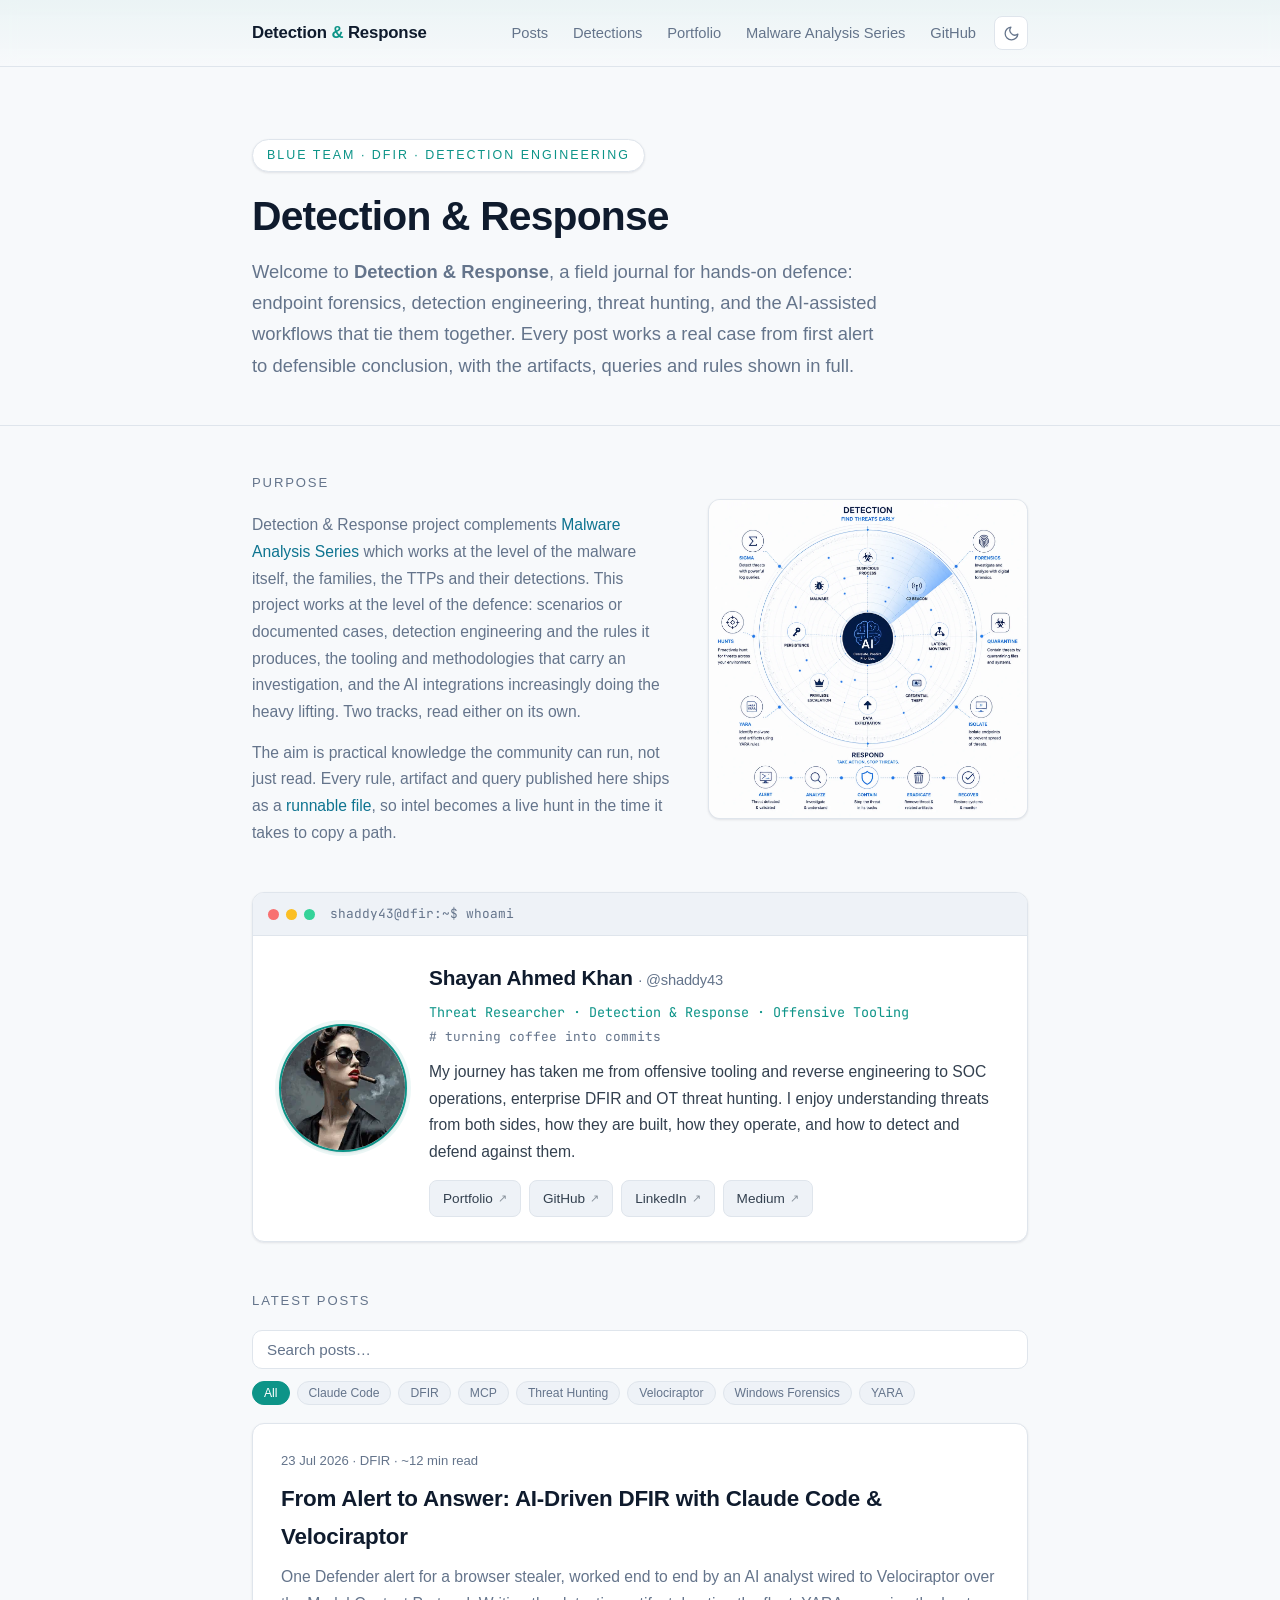
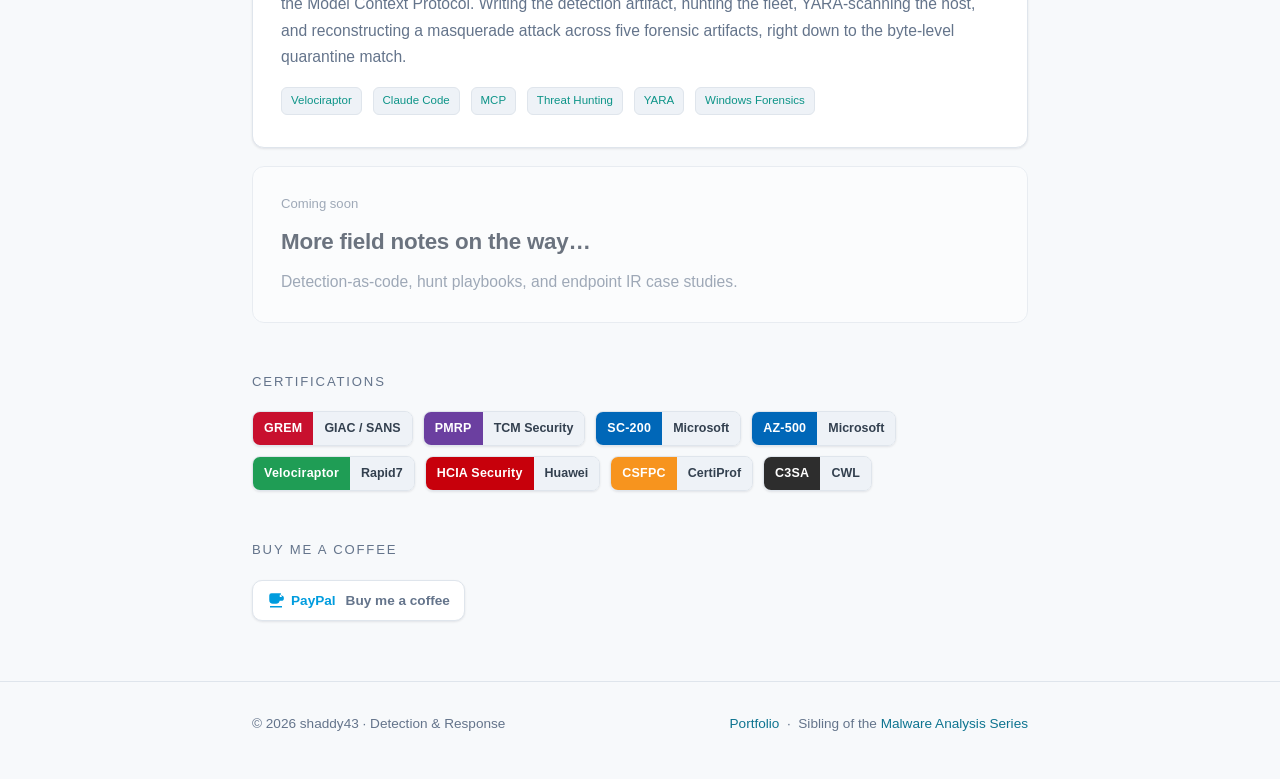
<file: index.html>
<!DOCTYPE html>
<html lang="en">
<head>
  <meta charset="UTF-8" />
  <meta name="viewport" content="width=device-width, initial-scale=1.0" />
  <title>Detection &amp; Response</title>
  <meta name="description" content="The defender's field notes: hands-on DFIR, threat hunting, and detection engineering, from alert to answer." />
  <meta name="author" content="Shayan Ahmed Khan" />
  <link rel="canonical" href="https://shaddy43.github.io/DetectionAndResponse/" />

  <!-- Social preview -->
  <meta property="og:type" content="website" />
  <meta property="og:site_name" content="Detection &amp; Response" />
  <meta property="og:title" content="Detection &amp; Response" />
  <meta property="og:description" content="The defender's field notes: hands-on DFIR, threat hunting, and detection engineering, from alert to answer." />
  <meta property="og:url" content="https://shaddy43.github.io/DetectionAndResponse/" />
  <meta property="og:image" content="https://shaddy43.github.io/DetectionAndResponse/assets/img/site/og-cover.png" />
  <meta property="og:image:alt" content="The detection and response lifecycle: Sigma, YARA, hunts and forensics feeding an AI correlation core, then alert, analyse, contain, eradicate, recover." />
  <meta property="og:image:width" content="1200" />
  <meta property="og:image:height" content="630" />
  <meta property="og:image:type" content="image/png" />
  <meta name="twitter:card" content="summary_large_image" />
  <meta name="twitter:title" content="Detection &amp; Response" />
  <meta name="twitter:description" content="The defender's field notes: hands-on DFIR, threat hunting, and detection engineering, from alert to answer." />
  <meta name="twitter:image" content="https://shaddy43.github.io/DetectionAndResponse/assets/img/site/og-cover.png" />

  <meta name="theme-color" content="#f7f9fb" media="(prefers-color-scheme: light)" />
  <meta name="theme-color" content="#0e131a" media="(prefers-color-scheme: dark)" />

  <link rel="preload" href="assets/fonts/jetbrains-mono-latin.woff2" as="font" type="font/woff2" crossorigin />
  <link rel="stylesheet" href="assets/css/style.css" />
  <link rel="icon" href="data:image/svg+xml,%3Csvg xmlns='http://www.w3.org/2000/svg' viewBox='0 0 100 100'%3E%3Ctext y='.9em' font-size='90'%3E%F0%9F%9B%A1%EF%B8%8F%3C/text%3E%3C/svg%3E" />

  <!-- Applies a saved theme choice before first paint, so there's no flash. -->
  <script>
    try {
      var t = localStorage.getItem('dr-theme');
      if (t === 'dark' || t === 'light') document.documentElement.setAttribute('data-theme', t);
    } catch (e) {}
  </script>
  <script src="assets/js/site.js" defer></script>
  <!-- GoatCounter web analytics (privacy-friendly, cookieless). -->
  <!-- count.js counts page views automatically; the click handler in site.js -->
  <!-- records clicks on outbound links (to other hosts) as GoatCounter events. -->
  <!-- Internal links are intentionally NOT tracked as events, because -->
  <!-- navigating to them already produces a page view for the destination — -->
  <!-- tracking the click too would double-count. Event names are prefixed with -->
  <!-- the site name so they can be told apart from the portfolio's and the -->
  <!-- Malware Analysis Series' events in the shared GoatCounter account, -->
  <!-- e.g. "DetectionAndResponse-outbound-view-on-github". -->
  <script data-goatcounter="https://shaddy43.goatcounter.com/count"
          async src="//gc.zgo.at/count.js"></script>

  <script type="application/ld+json">
  {
    "@context": "https://schema.org",
    "@type": "Blog",
    "name": "Detection & Response",
    "description": "The defender's field notes: hands-on DFIR, threat hunting, and detection engineering, from alert to answer.",
    "url": "https://shaddy43.github.io/DetectionAndResponse/",
    "inLanguage": "en",
    "author": {
      "@type": "Person",
      "name": "Shayan Ahmed Khan",
      "alternateName": "shaddy43",
      "url": "https://shaddy43.github.io",
      "sameAs": [
        "https://github.com/shaddy43",
        "https://www.linkedin.com/in/shayan-ahmed-khan-517168120/",
        "https://medium.com/@shaddy43"
      ]
    }
  }
  </script>
</head>
<body>
  <header class="site-header">
    <div class="wrap">
      <span class="brand">Detection <span class="dot">&amp;</span> Response</span>
      <div class="header-right">
        <nav class="nav" aria-label="Main">
          <a href="#posts">Posts</a>
          <a href="https://github.com/shaddy43/DetectionAndResponse/tree/main/detections" target="_blank" rel="noopener">Detections</a>
          <a href="https://shaddy43.github.io" target="_blank" rel="noopener">Portfolio</a>
          <a href="https://shaddy43.github.io/MalwareAnalysisSeries/" target="_blank" rel="noopener">Malware Analysis Series</a>
          <a href="https://github.com/shaddy43" target="_blank" rel="noopener">GitHub</a>
        </nav>
        <button class="theme-toggle" type="button" aria-label="Switch to dark theme">
          <svg class="icon-moon" viewBox="0 0 24 24" aria-hidden="true"><path d="M21 12.8A9 9 0 1 1 11.2 3a7 7 0 0 0 9.8 9.8z"/></svg>
          <svg class="icon-sun" viewBox="0 0 24 24" aria-hidden="true"><circle cx="12" cy="12" r="4"/><path d="M12 2v2M12 20v2M4.9 4.9l1.4 1.4M17.7 17.7l1.4 1.4M2 12h2M20 12h2M4.9 19.1l1.4-1.4M17.7 6.3l1.4-1.4"/></svg>
        </button>
      </div>
    </div>
  </header>

  <section class="hero">
    <div class="wrap">
      <span class="eyebrow">Blue Team · DFIR · Detection Engineering</span>
      <h1>Detection &amp; Response</h1>
      <p>
        Welcome to <strong>Detection &amp; Response</strong>, a field journal for hands-on defence:
        endpoint forensics, detection engineering, threat hunting, and the AI-assisted workflows that
        tie them together. Every post works a real case from first alert to defensible conclusion,
        with the artifacts, queries and rules shown in full.
      </p>
    </div>
  </section>

  <main class="wrap">

    <section class="purpose">
      <div class="purpose-text">
        <p class="section-title">Purpose</p>
        <p>
          Detection &amp; Response project complements
          <a href="https://shaddy43.github.io/MalwareAnalysisSeries/" target="_blank" rel="noopener">Malware Analysis Series</a>
          which works at the level of the malware itself, the families, the TTPs and their
          detections. This project works at the level of the defence: scenarios or documented cases,
          detection engineering and the rules it produces, the tooling and methodologies that carry
          an investigation, and the AI integrations increasingly doing the heavy lifting. Two tracks,
          read either on its own.
        </p>
        <p>
          The aim is practical knowledge the community can run, not just read. Every rule, artifact
          and query published here ships as a
          <a href="https://github.com/shaddy43/DetectionAndResponse/tree/main/detections" target="_blank" rel="noopener">runnable file</a>,
          so intel becomes a live hunt in the time it takes to copy a path.
        </p>
      </div>
      <figure class="cover-figure">
        <img src="assets/img/site/cover.webp"
             alt="The detection and response lifecycle: Sigma, YARA, hunts and forensics feeding an AI correlation core, surrounded by the threats it looks for, then the response chain — alert, analyse, contain, eradicate, recover."
             width="1254" height="1254" loading="lazy" />
      </figure>
    </section>

    <section class="whoami">
      <div class="card">
        <div class="termbar">
          <span class="dot r"></span><span class="dot y"></span><span class="dot gr"></span>
          <span class="label">shaddy43@dfir:~$ whoami</span>
        </div>
        <div class="body">
          <img class="avatar" src="assets/img/site/avatar.webp" alt="Animated avatar of shaddy43" width="128" height="128" decoding="async" />
          <div class="who-main">
            <h2 class="name">Shayan Ahmed Khan <span class="handle">· @shaddy43</span></h2>
            <p class="role">Threat Researcher · Detection &amp; Response · Offensive Tooling</p>
            <p class="tagline"># turning coffee into commits</p>
            <p class="bio">
              My journey has taken me from offensive tooling and reverse engineering to SOC
              operations, enterprise DFIR and OT threat hunting. I enjoy understanding threats from
              both sides, how they are built, how they operate, and how to detect and defend against
              them.
            </p>
            <div class="socials">
              <a class="social" href="https://shaddy43.github.io" target="_blank" rel="noopener">Portfolio <span class="ext">↗</span></a>
              <a class="social" href="https://github.com/shaddy43" target="_blank" rel="noopener">GitHub <span class="ext">↗</span></a>
              <a class="social" href="https://www.linkedin.com/in/shayan-ahmed-khan-517168120/" target="_blank" rel="noopener">LinkedIn <span class="ext">↗</span></a>
              <a class="social" href="https://medium.com/@shaddy43" target="_blank" rel="noopener">Medium <span class="ext">↗</span></a>
            </div>
          </div>
        </div>
      </div>
    </section>

    <p class="section-title" id="posts">Latest Posts</p>

    <div class="filter-bar">
      <label class="visually-hidden" for="postSearch">Search posts</label>
      <input type="search" id="postSearch" class="filter-search" placeholder="Search posts…"
             autocomplete="off" />
      <div class="filter-tags" id="filterTags" role="group" aria-label="Filter posts by tag"></div>
    </div>
    <p class="no-results" id="noResults" hidden>No posts match that filter.</p>

    <a class="post-card" href="posts/from-alert-to-answer.html"
       data-tags="dfir|velociraptor|claude code|mcp|threat hunting|yara|windows forensics">
      <div class="pmeta"><time datetime="2026-07-23">23 Jul 2026</time> · DFIR · ~12 min read</div>
      <h3>From Alert to Answer: AI-Driven DFIR with Claude Code &amp; Velociraptor</h3>
      <p>
        One Defender alert for a browser stealer, worked end to end by an AI analyst wired to
        Velociraptor over the Model Context Protocol. Writing the detection artifact, hunting the
        fleet, YARA-scanning the host, and reconstructing a masquerade attack across five forensic
        artifacts, right down to the byte-level quarantine match.
      </p>
      <div class="tags">
        <span class="tag">Velociraptor</span>
        <span class="tag">Claude Code</span>
        <span class="tag">MCP</span>
        <span class="tag">Threat Hunting</span>
        <span class="tag">YARA</span>
        <span class="tag">Windows Forensics</span>
      </div>
    </a>

    <div class="post-card disabled" data-placeholder>
      <div class="pmeta">Coming soon</div>
      <h3>More field notes on the way…</h3>
      <p>Detection-as-code, hunt playbooks, and endpoint IR case studies.</p>
    </div>

    <p class="section-title">Certifications</p>
    <div class="cert-row">
      <a class="cert-badge" href="https://www.credly.com/badges/45a3ba35-3e34-4f94-bf47-bfde08b48de0/public_url" target="_blank" rel="noopener" data-event="DetectionAndResponse-outbound-cert-grem">
        <span class="cert-key" style="background:#c8102e">GREM</span><span class="cert-val">GIAC / SANS</span>
      </a>
      <a class="cert-badge" href="https://www.credential.net/ff7a6f07-4c09-4d96-ab14-261b0d3f473a#gs.9t6ecb" target="_blank" rel="noopener" data-event="DetectionAndResponse-outbound-cert-pmrp">
        <span class="cert-key" style="background:#6b3fa0">PMRP</span><span class="cert-val">TCM Security</span>
      </a>
      <a class="cert-badge" href="https://learn.microsoft.com/en-gb/users/shayanahmedkhan-2672/credentials/92d6bb32e0ae540e" target="_blank" rel="noopener" data-event="DetectionAndResponse-outbound-cert-sc-200">
        <span class="cert-key" style="background:#0067b8">SC-200</span><span class="cert-val">Microsoft</span>
      </a>
      <a class="cert-badge" href="https://learn.microsoft.com/en-gb/users/shayanahmedkhan-2672/credentials/c4fac587e902016b" target="_blank" rel="noopener" data-event="DetectionAndResponse-outbound-cert-az-500">
        <span class="cert-key" style="background:#0067b8">AZ-500</span><span class="cert-val">Microsoft</span>
      </a>
      <a class="cert-badge" href="https://www.velociraptor-docs.org/training/" target="_blank" rel="noopener" data-event="DetectionAndResponse-outbound-cert-velociraptor">
        <span class="cert-key" style="background:#1f9d55">Velociraptor</span><span class="cert-val">Rapid7</span>
      </a>
      <span class="cert-badge">
        <span class="cert-key" style="background:#c7000b">HCIA Security</span><span class="cert-val">Huawei</span>
      </span>
      <a class="cert-badge" href="https://www.credly.com/badges/5d4d391b-52ac-422d-a5d4-be2b1e304f09" target="_blank" rel="noopener" data-event="DetectionAndResponse-outbound-cert-csfpc">
        <span class="cert-key" style="background:#f7941e">CSFPC</span><span class="cert-val">CertiProf</span>
      </a>
      <a class="cert-badge" href="https://app.kajabi.com/certificates/7f65a8b9" target="_blank" rel="noopener" data-event="DetectionAndResponse-outbound-cert-c3sa">
        <span class="cert-key" style="background:#2d2d2d">C3SA</span><span class="cert-val">CWL</span>
      </a>
    </div>

    <p class="section-title">Buy Me A Coffee</p>
    <div class="badge-row">
      <a class="social-badge b-coffee" href="https://paypal.me/shaddy43" target="_blank" rel="noopener" data-event="DetectionAndResponse-outbound-social-paypal">
        <span class="badge-icon"><svg viewBox="0 0 24 24" aria-hidden="true"><path d="M18.5 3H6a3 3 0 00-3 3v6a5 5 0 005 5h4a5 5 0 004.9-4H19a3.5 3.5 0 000-7h-.5zm0 5H17V5h1.5a1.5 1.5 0 010 3zM4 20h16v2H4z"/></svg>PayPal</span>
        <span class="badge-text">Buy me a coffee</span>
      </a>
    </div>
  </main>

  <footer class="site-footer">
    <div class="wrap">
      <span>© 2026 shaddy43 · Detection &amp; Response</span>
      <span><a href="https://shaddy43.github.io" target="_blank" rel="noopener">Portfolio</a> &nbsp;·&nbsp; Sibling of the <a href="https://shaddy43.github.io/MalwareAnalysisSeries/" target="_blank" rel="noopener">Malware Analysis Series</a></span>
    </div>
  </footer>
</body>
</html>
</file>
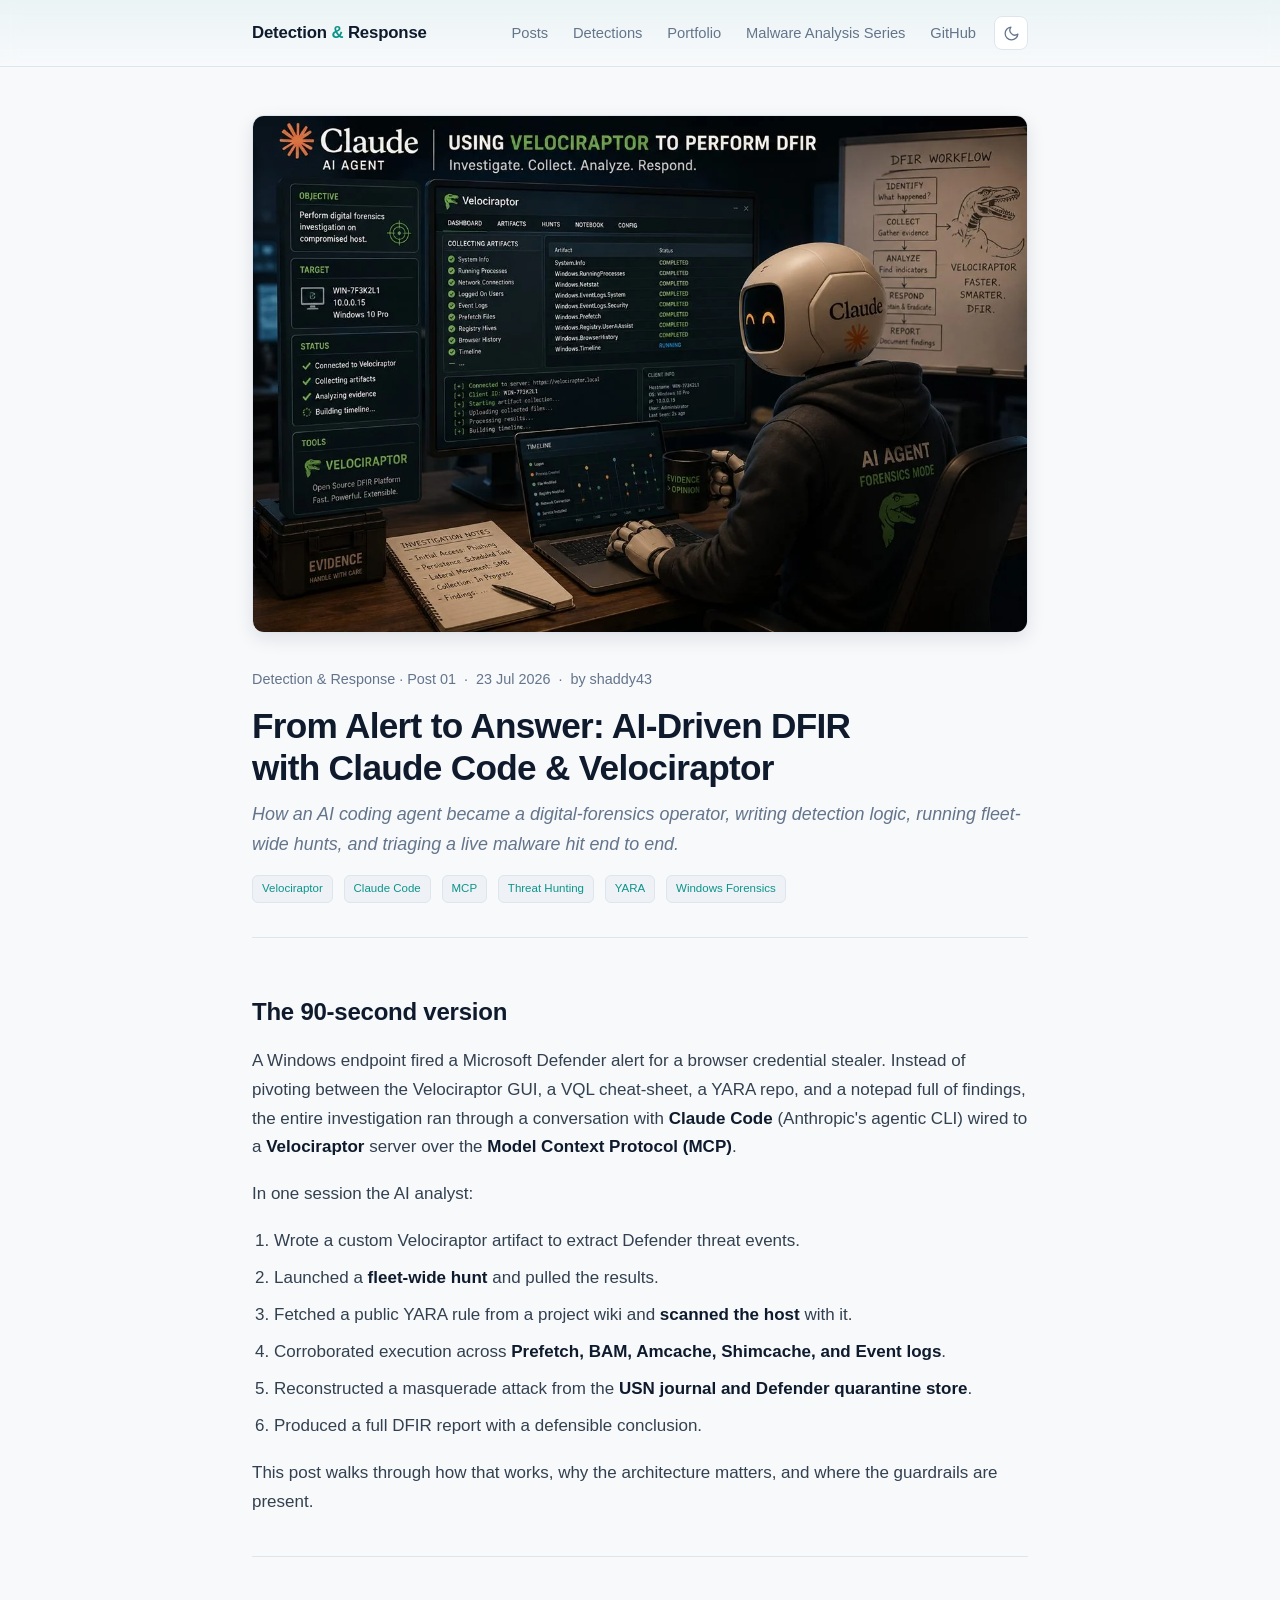
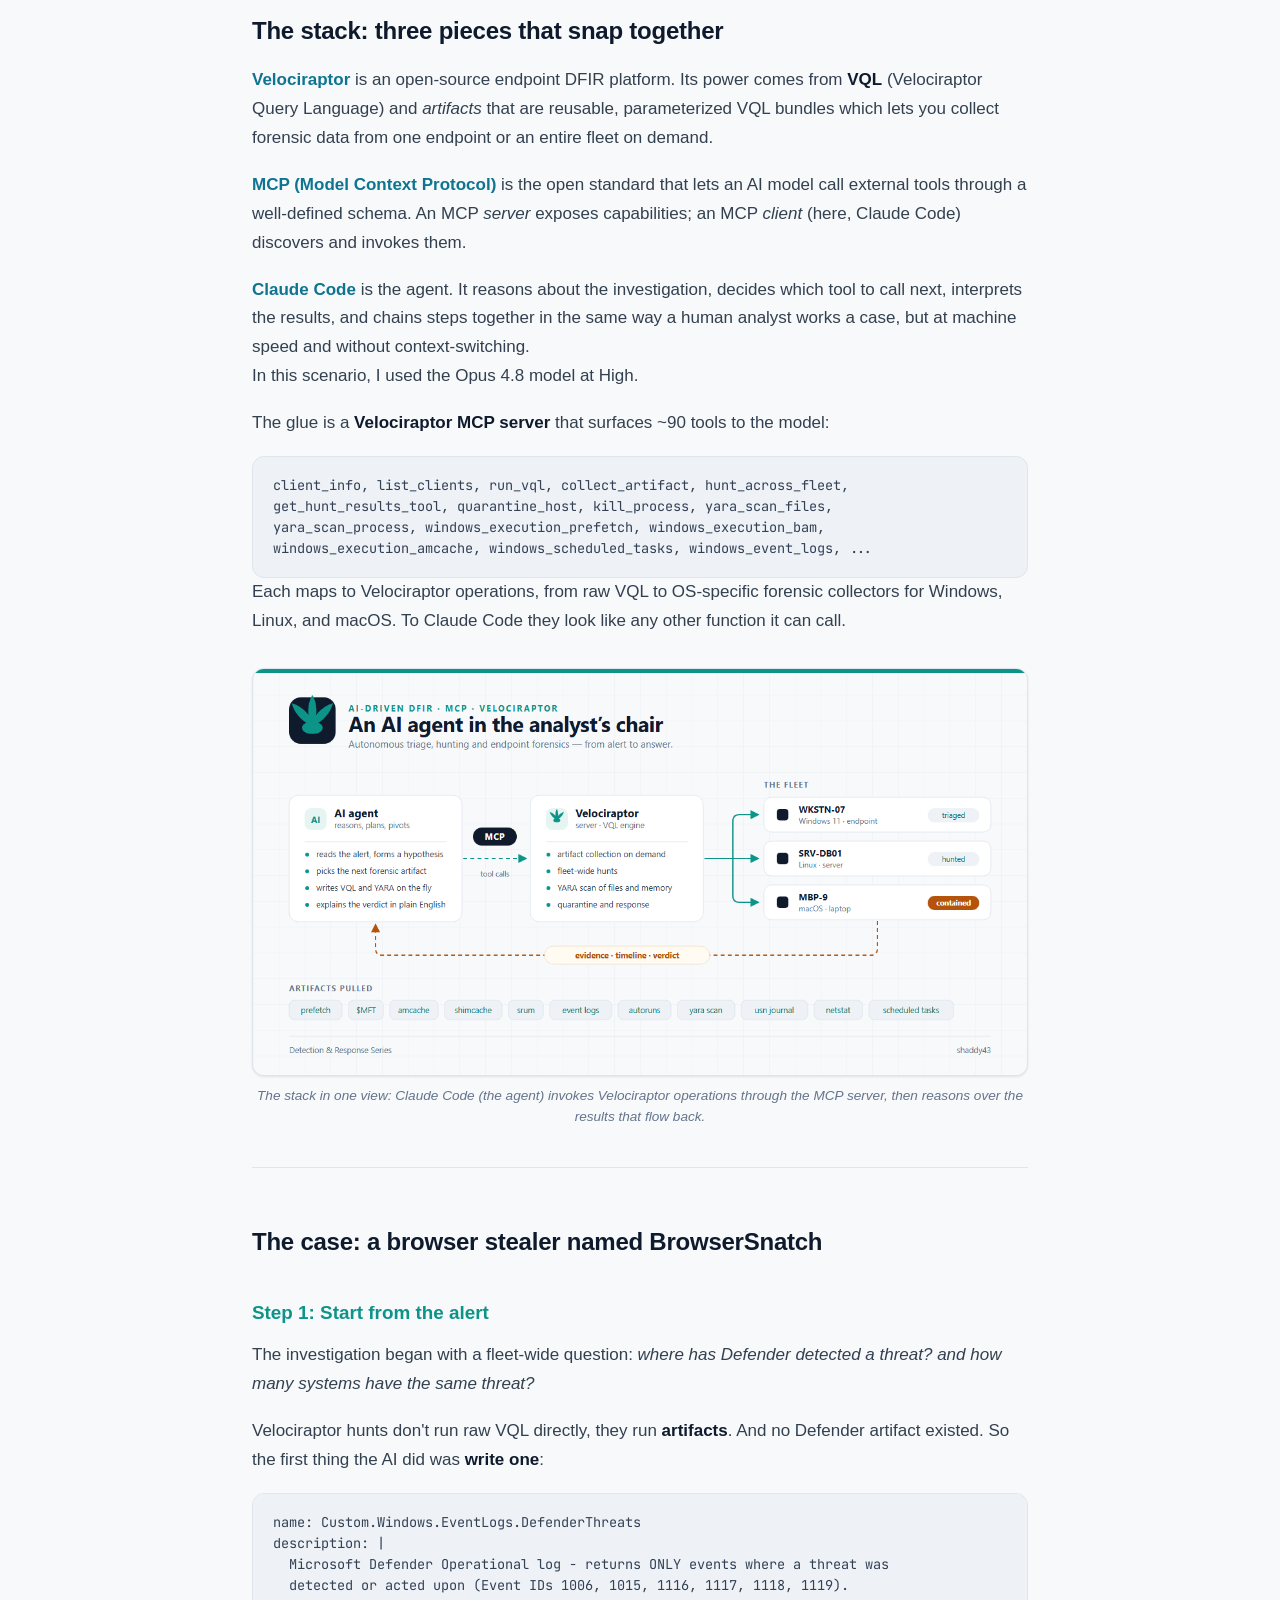
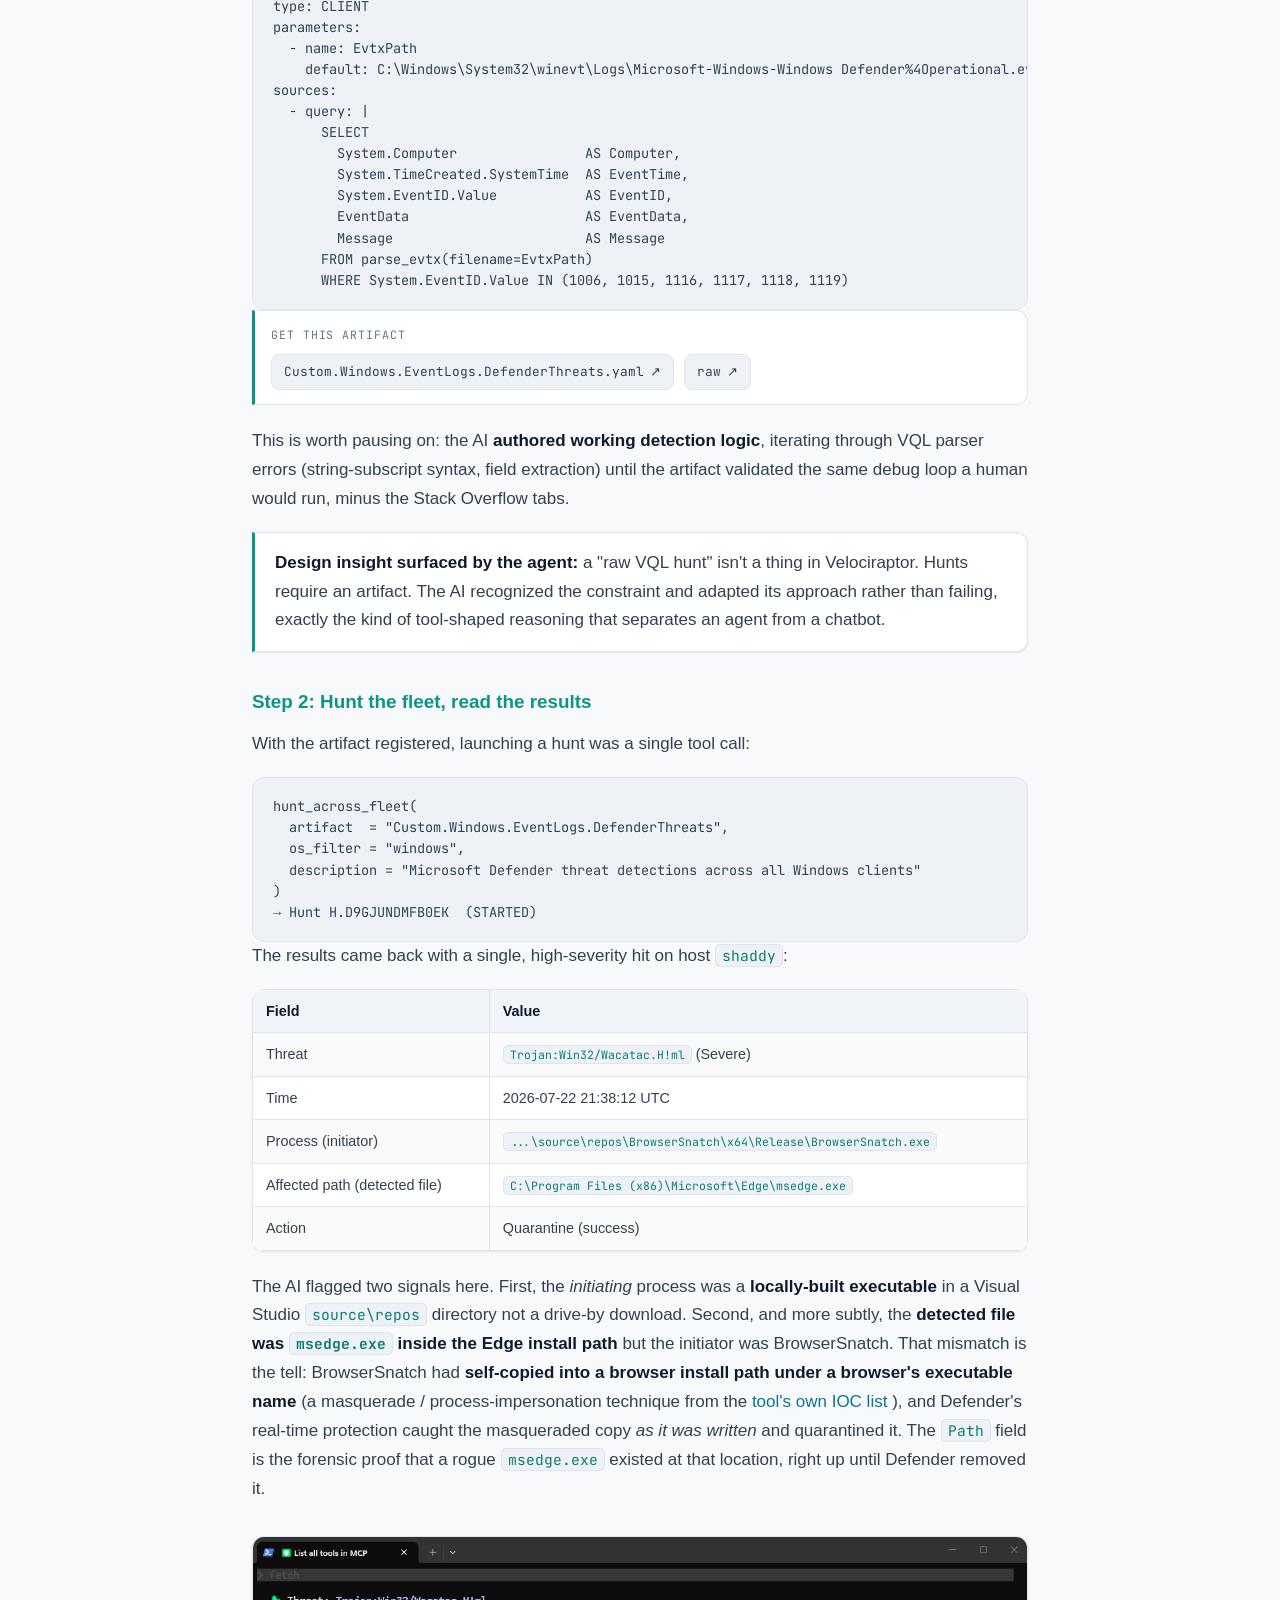
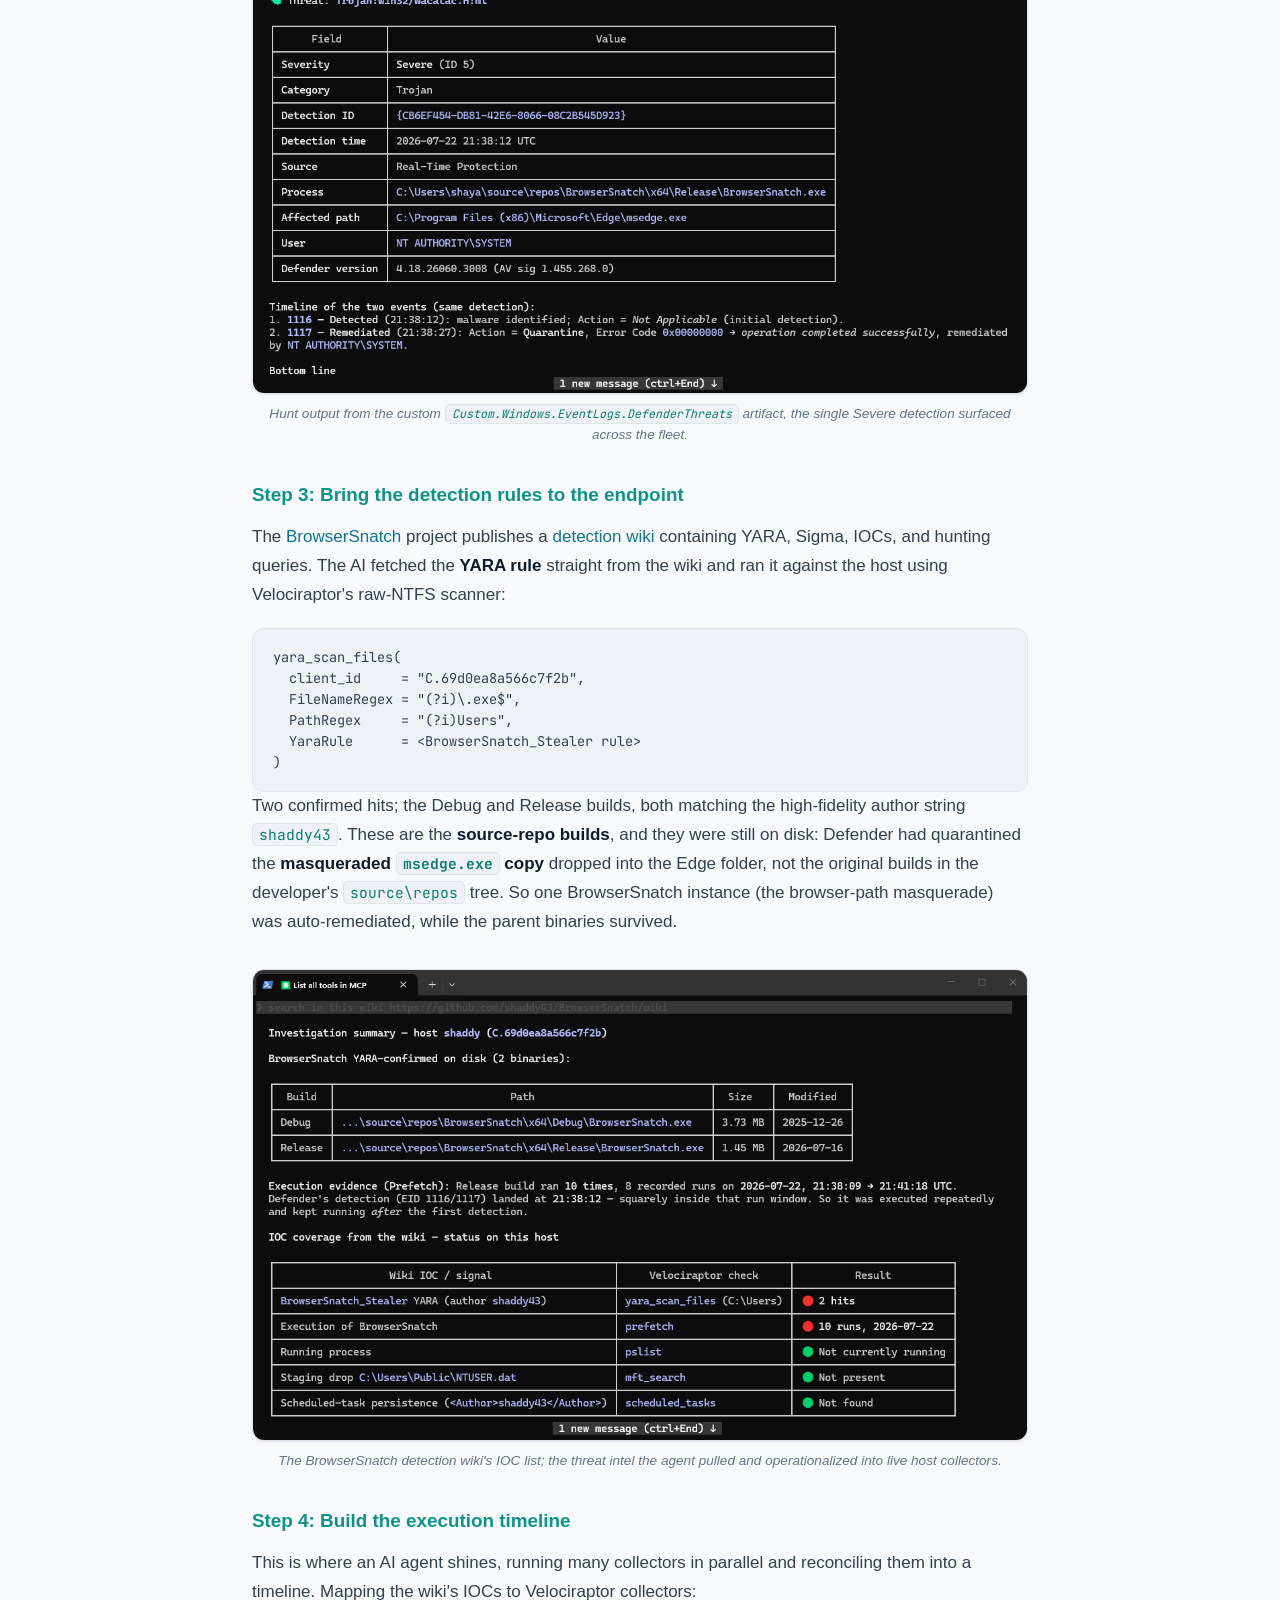
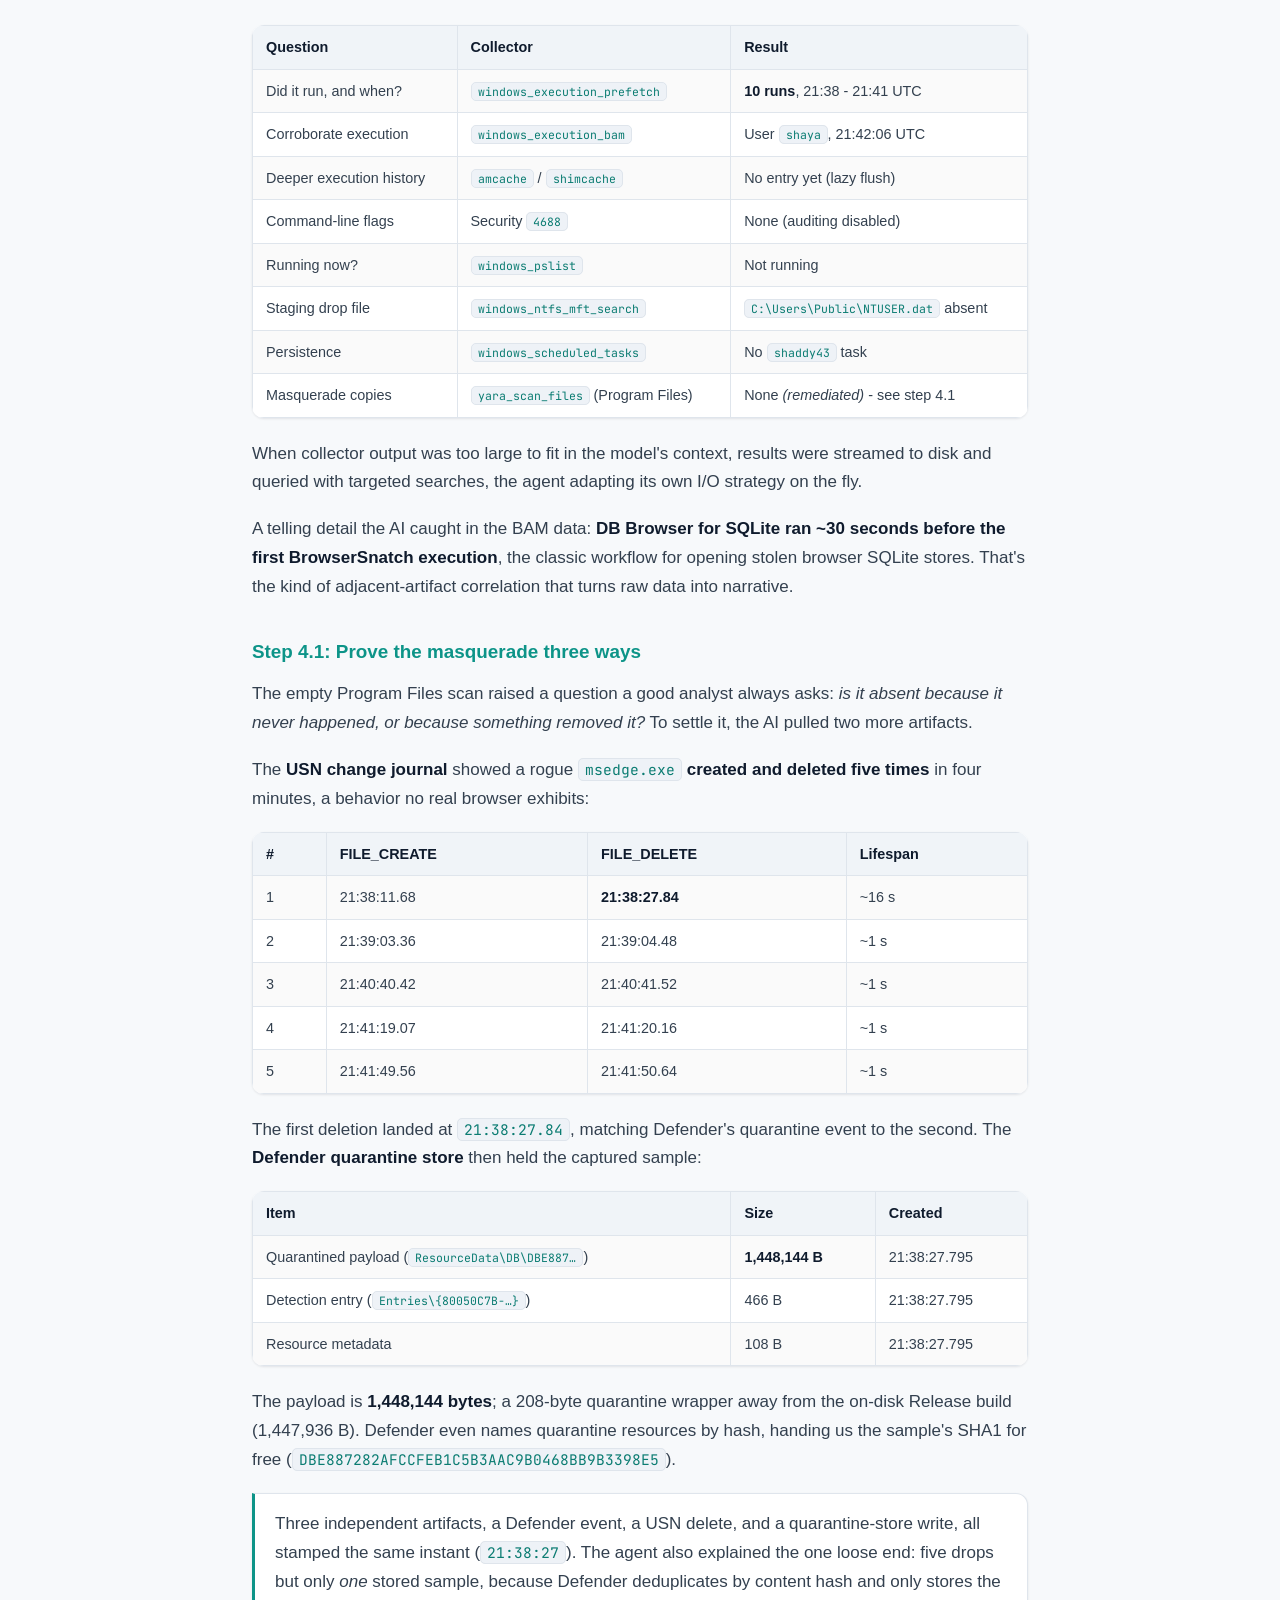
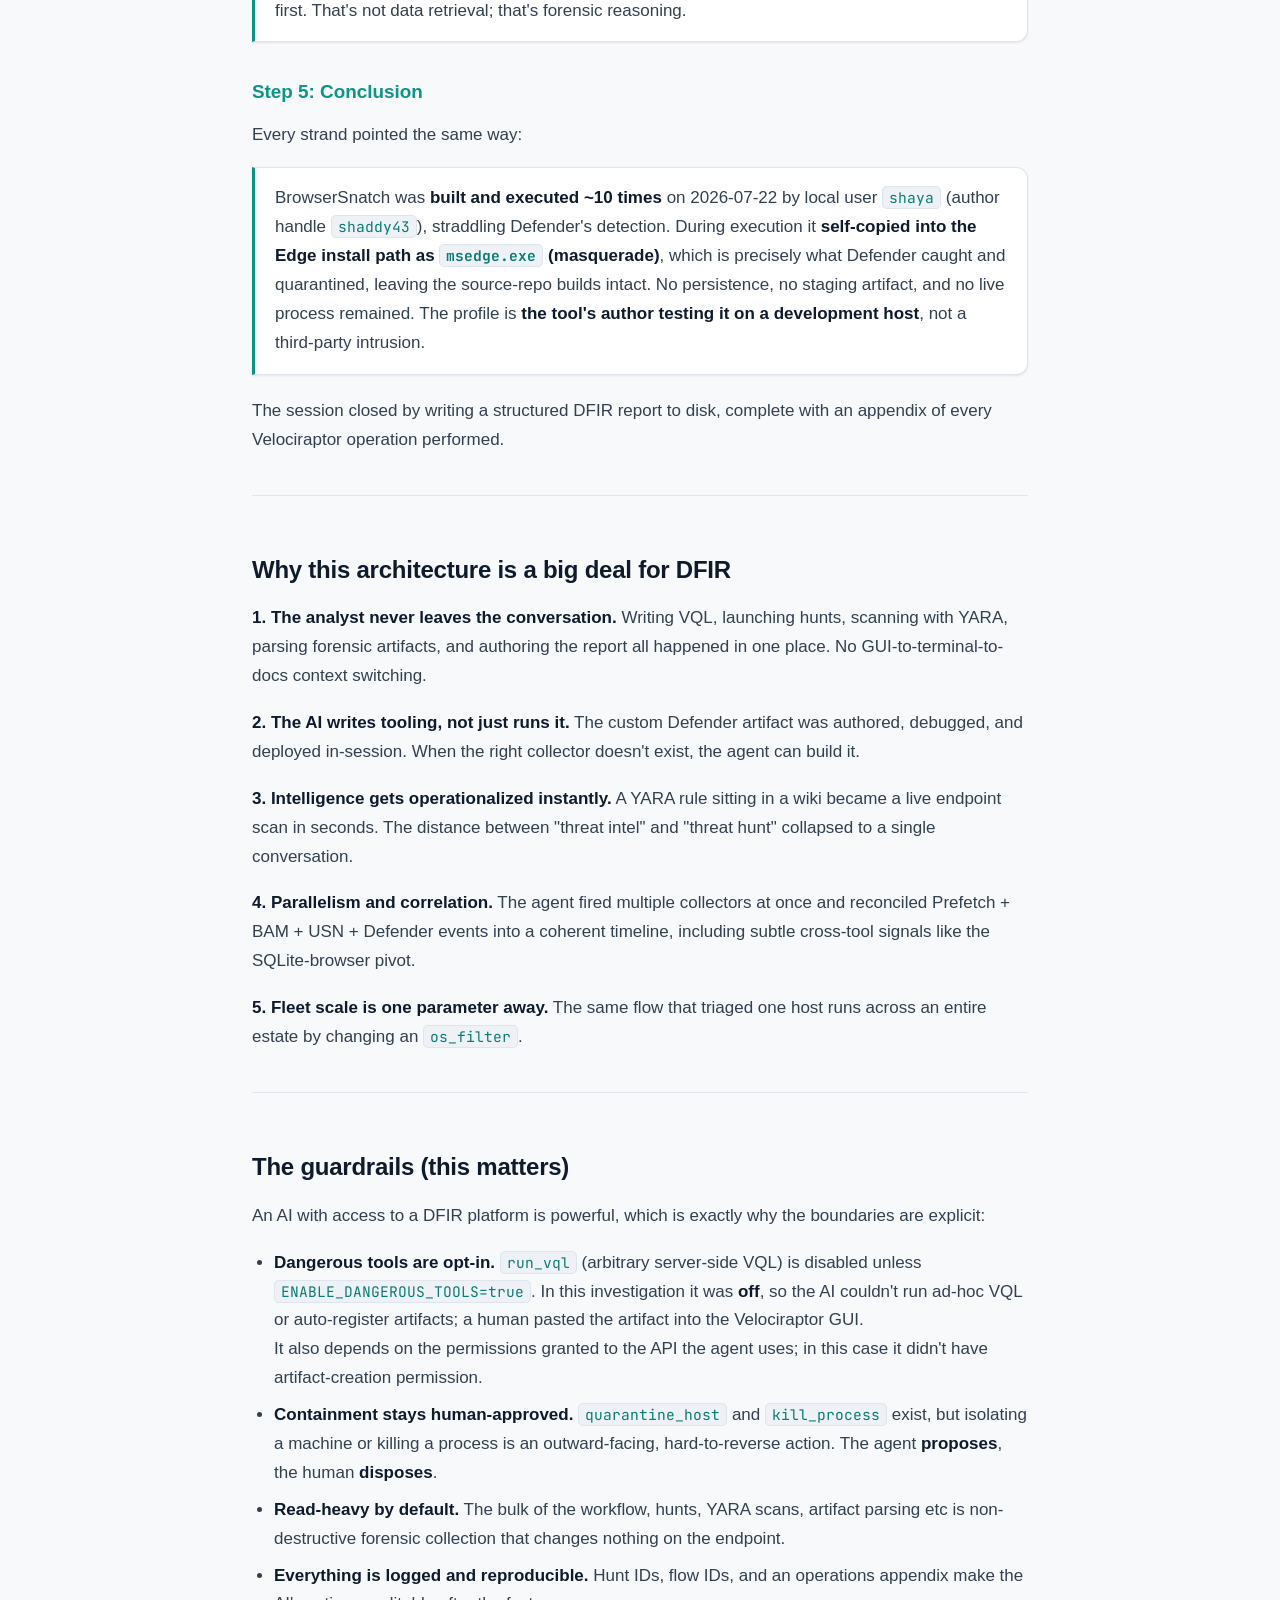
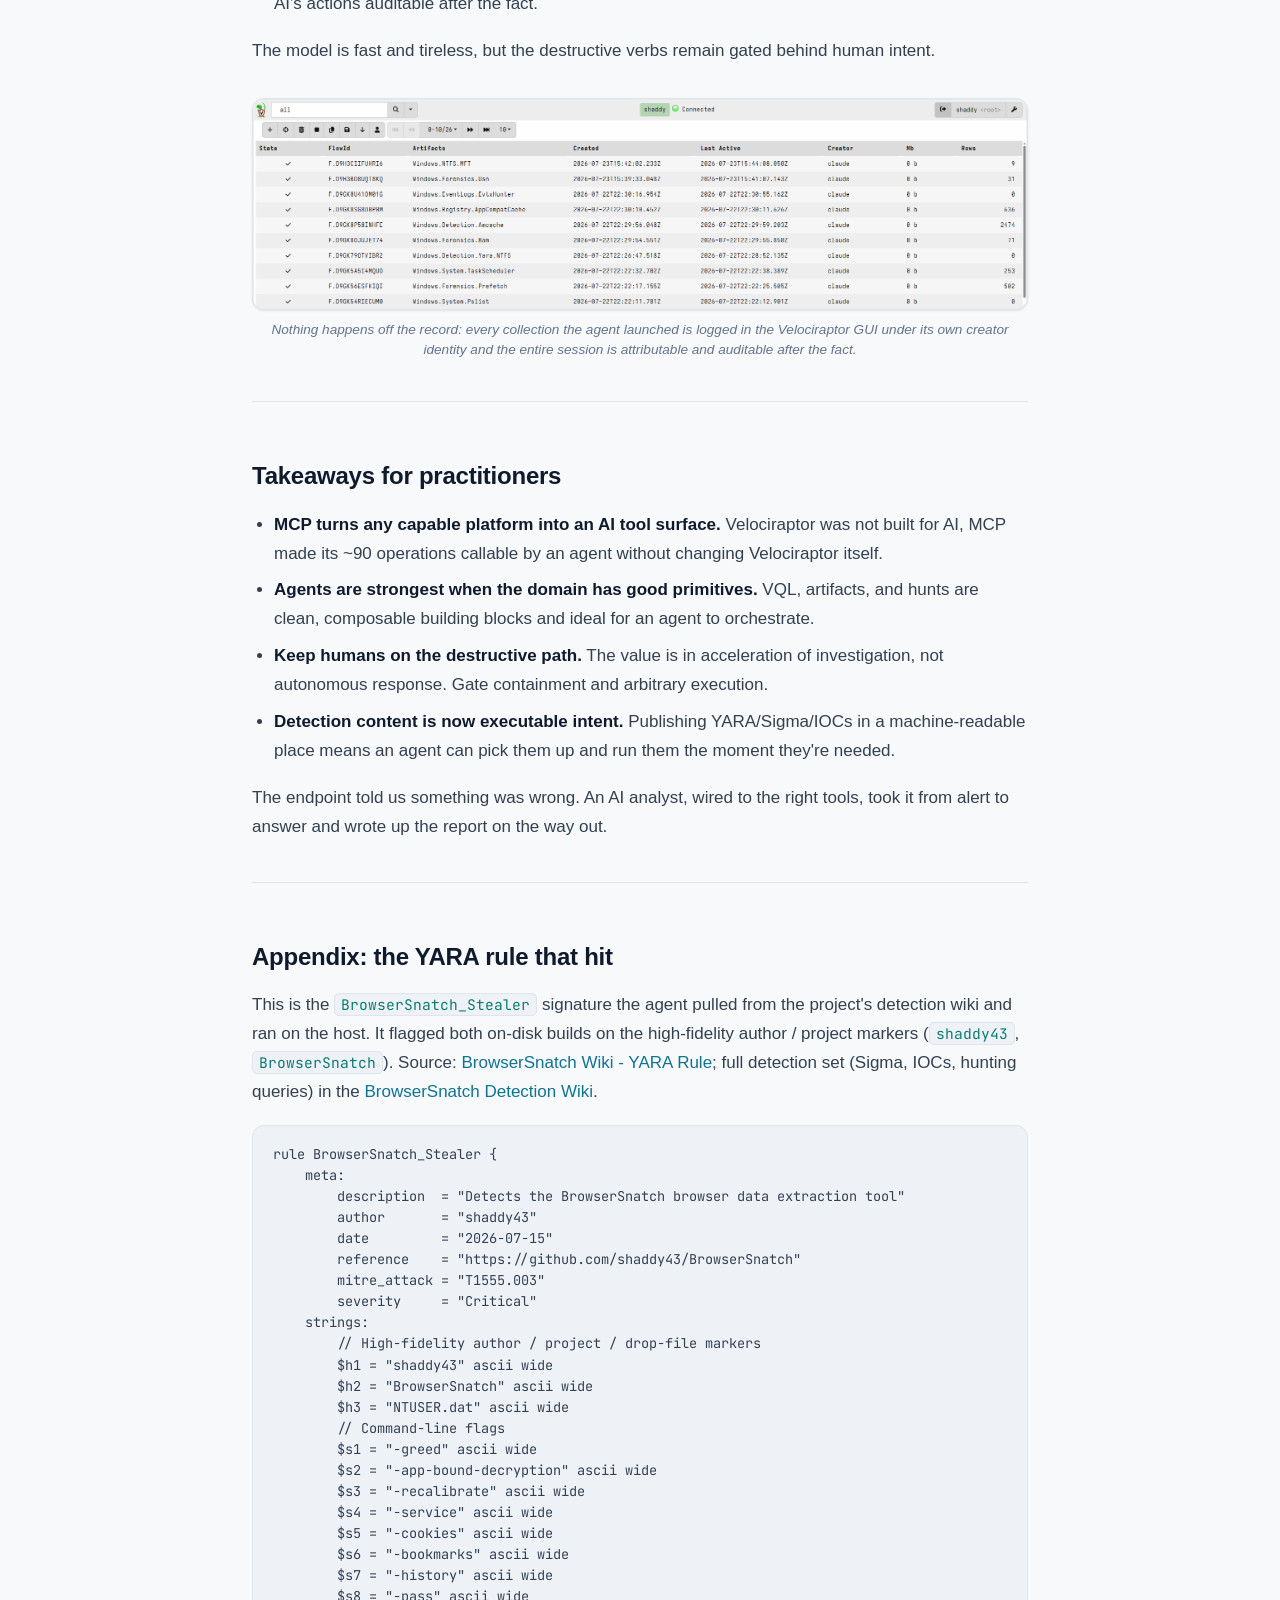
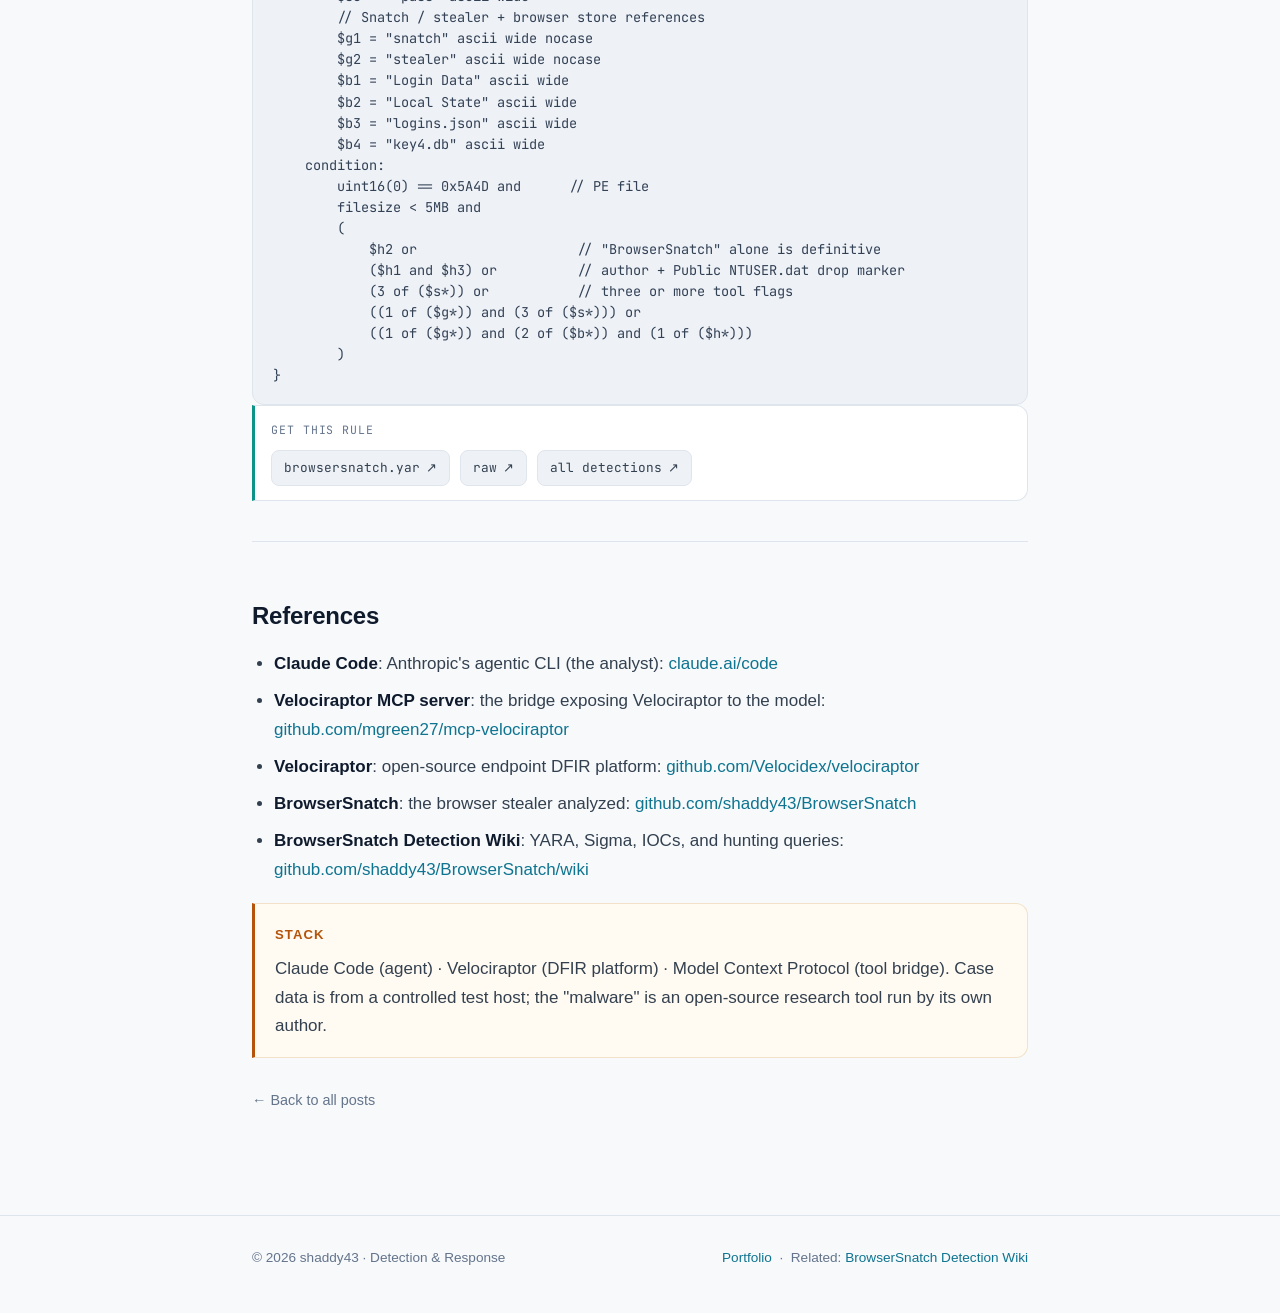
<file: posts/from-alert-to-answer.html>
<!DOCTYPE html>
<html lang="en">
<head>
  <meta charset="UTF-8" />
  <meta name="viewport" content="width=device-width, initial-scale=1.0" />
  <title>From Alert to Answer: AI-Driven DFIR with Claude Code &amp; Velociraptor</title>
  <meta name="description" content="A Defender alert for a browser stealer becomes a full endpoint investigation, run end to end by an AI analyst wired to Velociraptor over MCP." />
  <meta name="author" content="Shayan Ahmed Khan" />
  <link rel="canonical" href="https://shaddy43.github.io/DetectionAndResponse/posts/from-alert-to-answer.html" />

  <!-- Social preview -->
  <meta property="og:type" content="article" />
  <meta property="og:site_name" content="Detection &amp; Response" />
  <meta property="og:title" content="From Alert to Answer: AI-Driven DFIR with Claude Code &amp; Velociraptor" />
  <meta property="og:description" content="A Defender alert for a browser stealer becomes a full endpoint investigation, run end to end by an AI analyst wired to Velociraptor over MCP." />
  <meta property="og:url" content="https://shaddy43.github.io/DetectionAndResponse/posts/from-alert-to-answer.html" />
  <meta property="og:image" content="https://shaddy43.github.io/DetectionAndResponse/assets/img/site/og-cover.png" />
  <meta property="og:image:alt" content="The detection and response lifecycle: Sigma, YARA, hunts and forensics feeding an AI correlation core, then alert, analyse, contain, eradicate, recover." />
  <meta property="og:image:width" content="1200" />
  <meta property="og:image:height" content="630" />
  <meta property="og:image:type" content="image/png" />
  <meta property="article:published_time" content="2026-07-23" />
  <meta property="article:author" content="Shayan Ahmed Khan" />
  <meta property="article:tag" content="DFIR" />
  <meta property="article:tag" content="Velociraptor" />
  <meta property="article:tag" content="Threat Hunting" />
  <meta name="twitter:card" content="summary_large_image" />
  <meta name="twitter:title" content="From Alert to Answer: AI-Driven DFIR with Claude Code &amp; Velociraptor" />
  <meta name="twitter:description" content="A Defender alert for a browser stealer becomes a full endpoint investigation, run end to end by an AI analyst wired to Velociraptor over MCP." />
  <meta name="twitter:image" content="https://shaddy43.github.io/DetectionAndResponse/assets/img/site/og-cover.png" />

  <meta name="theme-color" content="#f7f9fb" media="(prefers-color-scheme: light)" />
  <meta name="theme-color" content="#0e131a" media="(prefers-color-scheme: dark)" />

  <link rel="preload" href="../assets/fonts/jetbrains-mono-latin.woff2" as="font" type="font/woff2" crossorigin />
  <link rel="stylesheet" href="../assets/css/style.css" />
  <link rel="icon" href="data:image/svg+xml,%3Csvg xmlns='http://www.w3.org/2000/svg' viewBox='0 0 100 100'%3E%3Ctext y='.9em' font-size='90'%3E%F0%9F%9B%A1%EF%B8%8F%3C/text%3E%3C/svg%3E" />

  <!-- Applies a saved theme choice before first paint, so there's no flash. -->
  <script>
    try {
      var t = localStorage.getItem('dr-theme');
      if (t === 'dark' || t === 'light') document.documentElement.setAttribute('data-theme', t);
    } catch (e) {}
  </script>
  <script src="../assets/js/site.js" defer></script>
  <!-- GoatCounter web analytics (privacy-friendly, cookieless). -->
  <!-- count.js counts page views automatically; the click handler in site.js -->
  <!-- records clicks on outbound links (to other hosts) as GoatCounter events. -->
  <!-- Internal links are intentionally NOT tracked as events, because -->
  <!-- navigating to them already produces a page view for the destination — -->
  <!-- tracking the click too would double-count. Event names are prefixed with -->
  <!-- the site name so they can be told apart from the portfolio's and the -->
  <!-- Malware Analysis Series' events in the shared GoatCounter account, -->
  <!-- e.g. "DetectionAndResponse-outbound-view-on-github". -->
  <script data-goatcounter="https://shaddy43.goatcounter.com/count"
          async src="//gc.zgo.at/count.js"></script>

  <script type="application/ld+json">
  {
    "@context": "https://schema.org",
    "@type": "BlogPosting",
    "headline": "From Alert to Answer: AI-Driven DFIR with Claude Code & Velociraptor",
    "description": "A Defender alert for a browser stealer becomes a full endpoint investigation, run end to end by an AI analyst wired to Velociraptor over MCP.",
    "image": "https://shaddy43.github.io/DetectionAndResponse/assets/img/site/og-cover.png",
    "datePublished": "2026-07-23",
    "inLanguage": "en",
    "keywords": "DFIR, Velociraptor, Claude Code, MCP, Threat Hunting, YARA, Windows Forensics",
    "mainEntityOfPage": {
      "@type": "WebPage",
      "@id": "https://shaddy43.github.io/DetectionAndResponse/posts/from-alert-to-answer.html"
    },
    "author": {
      "@type": "Person",
      "name": "Shayan Ahmed Khan",
      "alternateName": "shaddy43",
      "url": "https://shaddy43.github.io"
    },
    "publisher": {
      "@type": "Person",
      "name": "Shayan Ahmed Khan",
      "url": "https://shaddy43.github.io"
    }
  }
  </script>
</head>
<body>
  <header class="site-header">
    <div class="wrap">
      <a class="brand" href="../index.html" style="text-decoration:none">Detection <span class="dot">&amp;</span> Response</a>
      <div class="header-right">
        <nav class="nav" aria-label="Main">
          <a href="../index.html#posts">Posts</a>
          <a href="https://github.com/shaddy43/DetectionAndResponse/tree/main/detections" target="_blank" rel="noopener" data-event="DetectionAndResponse-outbound-detections-index">Detections</a>
          <a href="https://shaddy43.github.io" target="_blank" rel="noopener">Portfolio</a>
          <a href="https://shaddy43.github.io/MalwareAnalysisSeries/" target="_blank" rel="noopener">Malware Analysis Series</a>
          <a href="https://github.com/shaddy43" target="_blank" rel="noopener">GitHub</a>
        </nav>
        <button class="theme-toggle" type="button" aria-label="Switch to dark theme">
          <svg class="icon-moon" viewBox="0 0 24 24" aria-hidden="true"><path d="M21 12.8A9 9 0 1 1 11.2 3a7 7 0 0 0 9.8 9.8z"/></svg>
          <svg class="icon-sun" viewBox="0 0 24 24" aria-hidden="true"><circle cx="12" cy="12" r="4"/><path d="M12 2v2M12 20v2M4.9 4.9l1.4 1.4M17.7 17.7l1.4 1.4M2 12h2M20 12h2M4.9 19.1l1.4-1.4M17.7 6.3l1.4-1.4"/></svg>
        </button>
      </div>
    </div>
  </header>

  <article class="article">
    <div class="wrap">
      <figure class="hero-figure">
        <img src="../assets/img/posts/from-alert-to-answer/hero.webp"
             alt="Claude Code × Velociraptor — AI-driven DFIR"
             width="1200" height="800" fetchpriority="high" />
      </figure>
      <div class="post-head">
        <div class="pmeta">Detection &amp; Response · Post 01 &nbsp;·&nbsp; <time datetime="2026-07-23">23 Jul 2026</time> &nbsp;·&nbsp; by shaddy43</div>
        <h1>From Alert to Answer: AI-Driven DFIR with Claude Code &amp; Velociraptor</h1>
        <p class="lede">How an AI coding agent became a digital-forensics operator, writing detection logic, running fleet-wide hunts, and triaging a live malware hit end to end.</p>
        <div class="tags">
          <span class="tag">Velociraptor</span>
          <span class="tag">Claude Code</span>
          <span class="tag">MCP</span>
          <span class="tag">Threat Hunting</span>
          <span class="tag">YARA</span>
          <span class="tag">Windows Forensics</span>
        </div>
      </div>

      <h2>The 90-second version</h2>
      <p>
        A Windows endpoint fired a Microsoft Defender alert for a browser credential stealer.
        Instead of pivoting between the Velociraptor GUI, a VQL cheat-sheet, a YARA repo, and a
        notepad full of findings, the entire investigation ran through a conversation with
        <strong>Claude Code</strong> (Anthropic's agentic CLI) wired to a <strong>Velociraptor</strong>
        server over the <strong>Model Context Protocol (MCP)</strong>.
      </p>
      <p>In one session the AI analyst:</p>
      <ol>
        <li>Wrote a custom Velociraptor artifact to extract Defender threat events.</li>
        <li>Launched a <strong>fleet-wide hunt</strong> and pulled the results.</li>
        <li>Fetched a public YARA rule from a project wiki and <strong>scanned the host</strong> with it.</li>
        <li>Corroborated execution across <strong>Prefetch, BAM, Amcache, Shimcache, and Event logs</strong>.</li>
        <li>Reconstructed a masquerade attack from the <strong>USN journal and Defender quarantine store</strong>.</li>
        <li>Produced a full DFIR report with a defensible conclusion.</li>
      </ol>
      <p>This post walks through how that works, why the architecture matters, and where the guardrails are present.</p>

      <hr />

      <h2>The stack: three pieces that snap together</h2>
      <p>
        <strong>
          <a href="https://github.com/Velocidex/velociraptor" target="_blank" rel="noopener noreferrer">
          Velociraptor
          </a>
        </strong> is an open-source endpoint DFIR platform. Its power comes from
        <strong>VQL</strong> (Velociraptor Query Language) and <em>artifacts</em> that are reusable, parameterized
        VQL bundles which lets you collect forensic data from one endpoint or an entire fleet on demand.
      </p>
      <p>
        <strong>
          <a href="https://github.com/mgreen27/mcp-velociraptor" target="_blank" rel="noopener noreferrer">
          MCP (Model Context Protocol)
          </a>
        </strong> is the open standard that lets an AI model call
        external tools through a well-defined schema. An MCP <em>server</em> exposes capabilities; an MCP
        <em>client</em> (here, Claude Code) discovers and invokes them.
      </p>
      <p>
        <strong>
          <a href="https://claude.ai/code" target="_blank" rel="noopener noreferrer">
          Claude Code
          </a>
        </strong> is the agent. It reasons about the investigation, decides which tool
        to call next, interprets the results, and chains steps together in the same way a human analyst
        works a case, but at machine speed and without context-switching. <br /> In this scenario, I used the Opus 4.8 model at High.
      </p>
      <p>The glue is a <strong>Velociraptor MCP server</strong> that surfaces ~90 tools to the model:</p>
      <pre><code>client_info, list_clients, run_vql, collect_artifact, hunt_across_fleet,
get_hunt_results_tool, quarantine_host, kill_process, yara_scan_files,
yara_scan_process, windows_execution_prefetch, windows_execution_bam,
windows_execution_amcache, windows_scheduled_tasks, windows_event_logs, ...</code></pre>
      <p>
        Each maps to Velociraptor operations, from raw VQL to OS-specific forensic collectors for
        Windows, Linux, and macOS. To Claude Code they look like any other function it can call.
      </p>

      <figure class="fig">
        <img src="../assets/img/posts/from-alert-to-answer/architecture.webp"
             srcset="../assets/img/posts/from-alert-to-answer/architecture.webp 1200w, ../assets/img/posts/from-alert-to-answer/architecture@2x.webp 2400w"
             sizes="(max-width: 820px) 100vw, 820px"
             alt="Architecture diagram: Claude Code calls Velociraptor operations through an MCP server"
             width="1200" height="630" loading="lazy" decoding="async" />
        <figcaption>The stack in one view: Claude Code (the agent) invokes Velociraptor operations through the MCP server, then reasons over the results that flow back.</figcaption>
      </figure>

      <hr />

      <h2>The case: a browser stealer named BrowserSnatch</h2>

      <h3>Step 1: Start from the alert</h3>
      <p>The investigation began with a fleet-wide question: <em>where has Defender detected a threat? and how many systems have the same threat?</em></p>
      <p>
        Velociraptor hunts don't run raw VQL directly, they run <strong>artifacts</strong>. And no
        Defender artifact existed. So the first thing the AI did was <strong>write one</strong>:
      </p>
      <pre><code>name: Custom.Windows.EventLogs.DefenderThreats
description: |
  Microsoft Defender Operational log - returns ONLY events where a threat was
  detected or acted upon (Event IDs 1006, 1015, 1116, 1117, 1118, 1119).
type: CLIENT
parameters:
  - name: EvtxPath
    default: C:\Windows\System32\winevt\Logs\Microsoft-Windows-Windows Defender%4Operational.evtx
sources:
  - query: |
      SELECT
        System.Computer                AS Computer,
        System.TimeCreated.SystemTime  AS EventTime,
        System.EventID.Value           AS EventID,
        EventData                      AS EventData,
        Message                        AS Message
      FROM parse_evtx(filename=EvtxPath)
      WHERE System.EventID.Value IN (1006, 1015, 1116, 1117, 1118, 1119)</code></pre>
      <div class="detection-links">
        <span class="dl-label">Get this artifact</span>
        <a href="https://github.com/shaddy43/DetectionAndResponse/blob/main/detections/velociraptor/Custom.Windows.EventLogs.DefenderThreats.yaml" target="_blank" rel="noopener" data-event="DetectionAndResponse-outbound-detection-defender-artifact">Custom.Windows.EventLogs.DefenderThreats.yaml <span class="ext">↗</span></a>
        <a href="https://raw.githubusercontent.com/shaddy43/DetectionAndResponse/main/detections/velociraptor/Custom.Windows.EventLogs.DefenderThreats.yaml" target="_blank" rel="noopener" data-event="DetectionAndResponse-outbound-detection-defender-artifact-raw">raw <span class="ext">↗</span></a>
      </div>
      <p>
        This is worth pausing on: the AI <strong>authored working detection logic</strong>, iterating
        through VQL parser errors (string-subscript syntax, field extraction) until the artifact
        validated the same debug loop a human would run, minus the Stack Overflow tabs.
      </p>
      <blockquote>
        <p>
          <strong>Design insight surfaced by the agent:</strong> a "raw VQL hunt" isn't a thing in
          Velociraptor. Hunts require an artifact. The AI recognized the constraint and adapted its
          approach rather than failing, exactly the kind of tool-shaped reasoning that separates an
          agent from a chatbot.
        </p>
      </blockquote>

      <h3>Step 2: Hunt the fleet, read the results</h3>
      <p>With the artifact registered, launching a hunt was a single tool call:</p>
      <pre><code>hunt_across_fleet(
  artifact  = "Custom.Windows.EventLogs.DefenderThreats",
  os_filter = "windows",
  description = "Microsoft Defender threat detections across all Windows clients"
)
&rarr; Hunt H.D9GJUNDMFB0EK  (STARTED)</code></pre>
      <p>The results came back with a single, high-severity hit on host <code>shaddy</code>:</p>
      <div class="table-scroll">
      <table>
        <tr><th>Field</th><th>Value</th></tr>
        <tr><td>Threat</td><td><code>Trojan:Win32/Wacatac.H!ml</code> (Severe)</td></tr>
        <tr><td>Time</td><td>2026-07-22 21:38:12 UTC</td></tr>
        <tr><td>Process (initiator)</td><td><code>...\source\repos\BrowserSnatch\x64\Release\BrowserSnatch.exe</code></td></tr>
        <tr><td>Affected path (detected file)</td><td><code>C:\Program Files (x86)\Microsoft\Edge\msedge.exe</code></td></tr>
        <tr><td>Action</td><td>Quarantine (success)</td></tr>
      </table>
      </div>
      <p>
        The AI flagged two signals here. First, the <em>initiating</em> process was a
        <strong>locally-built executable</strong> in a Visual Studio <code>source\repos</code> directory
        not a drive-by download. Second, and more subtly, the <strong>detected file was
        <code>msedge.exe</code> inside the Edge install path</strong> but the initiator was
        BrowserSnatch. That mismatch is the tell: BrowserSnatch had <strong>self-copied into a browser
        install path under a browser's executable name</strong> (a masquerade / process-impersonation
        technique from the <a href="https://github.com/shaddy43/BrowserSnatch/wiki" target="_blank" rel="noopener noreferrer">
          tool's own IOC list
          </a>), and Defender's real-time protection caught the
        masqueraded copy <em>as it was written</em> and quarantined it. The <code>Path</code> field is the
        forensic proof that a rogue <code>msedge.exe</code> existed at that location, right up until
        Defender removed it.
      </p>

      <figure class="fig">
        <img src="../assets/img/posts/from-alert-to-answer/defender-artifact-results.webp"
             alt="Velociraptor hunt results for the custom Defender-threats artifact"
             width="1151" height="679" loading="lazy" decoding="async" />
        <figcaption>Hunt output from the custom <code>Custom.Windows.EventLogs.DefenderThreats</code> artifact, the single Severe detection surfaced across the fleet.</figcaption>
      </figure>

      <h3>Step 3: Bring the detection rules to the endpoint</h3>
      <p>
        The <a href="https://github.com/shaddy43/BrowserSnatch" target="_blank" rel="noopener noreferrer">
          BrowserSnatch
          </a> project publishes a <a href="https://github.com/shaddy43/BrowserSnatch/wiki" target="_blank" rel="noopener noreferrer">
          detection wiki
          </a> containing YARA, Sigma, IOCs, and hunting
        queries. The AI fetched the <strong>YARA rule</strong> straight from the wiki and ran it against
        the host using Velociraptor's raw-NTFS scanner:
      </p>
      <pre><code>yara_scan_files(
  client_id     = "C.69d0ea8a566c7f2b",
  FileNameRegex = "(?i)\.exe$",
  PathRegex     = "(?i)Users",
  YaraRule      = &lt;BrowserSnatch_Stealer rule&gt;
)</code></pre>
      <p>
        Two confirmed hits; the Debug and Release builds, both matching the high-fidelity author
        string <code>shaddy43</code>. These are the <strong>source-repo builds</strong>, and they were
        still on disk: Defender had quarantined the <strong>masqueraded <code>msedge.exe</code> copy</strong>
        dropped into the Edge folder, not the original builds in the developer's <code>source\repos</code>
        tree. So one BrowserSnatch instance (the browser-path masquerade) was auto-remediated, while the
        parent binaries survived.
      </p>

      <figure class="fig">
        <img src="../assets/img/posts/from-alert-to-answer/wiki-iocs.webp"
             alt="BrowserSnatch detection wiki - Indicators of Compromise page"
             width="1152" height="700" loading="lazy" decoding="async" />
        <figcaption>The BrowserSnatch detection wiki's IOC list; the threat intel the agent pulled and operationalized into live host collectors.</figcaption>
      </figure>

      <h3>Step 4: Build the execution timeline</h3>
      <p>
        This is where an AI agent shines, running many collectors in parallel and reconciling them into
        a timeline. Mapping the wiki's IOCs to Velociraptor collectors:
      </p>
      <div class="table-scroll">
      <table>
        <tr><th>Question</th><th>Collector</th><th>Result</th></tr>
        <tr><td>Did it run, and when?</td><td><code>windows_execution_prefetch</code></td><td><strong>10 runs</strong>, 21:38 - 21:41 UTC</td></tr>
        <tr><td>Corroborate execution</td><td><code>windows_execution_bam</code></td><td>User <code>shaya</code>, 21:42:06 UTC</td></tr>
        <tr><td>Deeper execution history</td><td><code>amcache</code> / <code>shimcache</code></td><td>No entry yet (lazy flush)</td></tr>
        <tr><td>Command-line flags</td><td>Security <code>4688</code></td><td>None (auditing disabled)</td></tr>
        <tr><td>Running now?</td><td><code>windows_pslist</code></td><td>Not running</td></tr>
        <tr><td>Staging drop file</td><td><code>windows_ntfs_mft_search</code></td><td><code>C:\Users\Public\NTUSER.dat</code> absent</td></tr>
        <tr><td>Persistence</td><td><code>windows_scheduled_tasks</code></td><td>No <code>shaddy43</code> task</td></tr>
        <tr><td>Masquerade copies</td><td><code>yara_scan_files</code> (Program Files)</td><td>None <em>(remediated)</em> - see step 4.1</td></tr>
      </table>
      </div>
      <p>
        When collector output was too large to fit in the model's context, results were streamed to disk
        and queried with targeted searches, the agent adapting its own I/O strategy on the fly.
      </p>
      <p>
        A telling detail the AI caught in the BAM data: <strong>DB Browser for SQLite ran ~30 seconds
        before the first BrowserSnatch execution</strong>, the classic workflow for opening stolen
        browser SQLite stores. That's the kind of adjacent-artifact correlation that turns raw data into
        narrative.
      </p>

      <h3>Step 4.1: Prove the masquerade three ways</h3>
      <p>
        The empty Program Files scan raised a question a good analyst always asks: <em>is it absent
        because it never happened, or because something removed it?</em> To settle it, the AI pulled two
        more artifacts.
      </p>
      <p>
        The <strong>USN change journal</strong> showed a rogue <code>msedge.exe</code>
        <strong>created and deleted five times</strong> in four minutes, a behavior no real browser
        exhibits:
      </p>
      <div class="table-scroll">
      <table>
        <tr><th>#</th><th>FILE_CREATE</th><th>FILE_DELETE</th><th>Lifespan</th></tr>
        <tr><td>1</td><td>21:38:11.68</td><td><strong>21:38:27.84</strong></td><td>~16 s</td></tr>
        <tr><td>2</td><td>21:39:03.36</td><td>21:39:04.48</td><td>~1 s</td></tr>
        <tr><td>3</td><td>21:40:40.42</td><td>21:40:41.52</td><td>~1 s</td></tr>
        <tr><td>4</td><td>21:41:19.07</td><td>21:41:20.16</td><td>~1 s</td></tr>
        <tr><td>5</td><td>21:41:49.56</td><td>21:41:50.64</td><td>~1 s</td></tr>
      </table>
      </div>
      <p>
        The first deletion landed at <code>21:38:27.84</code>, matching Defender's quarantine event to
        the second. The <strong>Defender quarantine store</strong> then held the captured sample:
      </p>
      <div class="table-scroll">
      <table>
        <tr><th>Item</th><th>Size</th><th>Created</th></tr>
        <tr><td>Quarantined payload (<code>ResourceData\DB\DBE887…</code>)</td><td><strong>1,448,144 B</strong></td><td>21:38:27.795</td></tr>
        <tr><td>Detection entry (<code>Entries\{80050C7B-…}</code>)</td><td>466 B</td><td>21:38:27.795</td></tr>
        <tr><td>Resource metadata</td><td>108 B</td><td>21:38:27.795</td></tr>
      </table>
      </div>
      <p>
        The payload is <strong>1,448,144 bytes</strong>; a 208-byte quarantine wrapper away from the
        on-disk Release build (1,447,936 B). Defender even names quarantine resources by hash, handing us
        the sample's SHA1 for free (<code>DBE887282AFCCFEB1C5B3AAC9B0468BB9B3398E5</code>).
      </p>
      <blockquote>
        <p>
          Three independent artifacts, a Defender event, a USN delete, and a quarantine-store write,
          all stamped the same instant (<code>21:38:27</code>). The agent also explained the one loose
          end: five drops but only <em>one</em> stored sample, because Defender deduplicates by content
          hash and only stores the first. That's not data retrieval; that's forensic reasoning.
        </p>
      </blockquote>

      <h3>Step 5: Conclusion</h3>
      <p>Every strand pointed the same way:</p>
      <blockquote>
        <p>
          BrowserSnatch was <strong>built and executed ~10 times</strong> on 2026-07-22 by local user
          <code>shaya</code> (author handle <code>shaddy43</code>), straddling Defender's detection.
          During execution it <strong>self-copied into the Edge install path as <code>msedge.exe</code>
          (masquerade)</strong>, which is precisely what Defender caught and quarantined, leaving the
          source-repo builds intact. No persistence, no staging artifact, and no live process remained.
          The profile is <strong>the tool's author testing it on a development host</strong>, not a
          third-party intrusion.
        </p>
      </blockquote>
      <p>
        The session closed by writing a structured DFIR report to disk, complete with an appendix of
        every Velociraptor operation performed.
      </p>

      <hr />

      <h2>Why this architecture is a big deal for DFIR</h2>
      <p><strong>1. The analyst never leaves the conversation.</strong> Writing VQL, launching hunts, scanning with YARA, parsing forensic artifacts, and authoring the report all happened in one place. No GUI-to-terminal-to-docs context switching.</p>
      <p><strong>2. The AI writes tooling, not just runs it.</strong> The custom Defender artifact was authored, debugged, and deployed in-session. When the right collector doesn't exist, the agent can build it.</p>
      <p><strong>3. Intelligence gets operationalized instantly.</strong> A YARA rule sitting in a wiki became a live endpoint scan in seconds. The distance between "threat intel" and "threat hunt" collapsed to a single conversation.</p>
      <p><strong>4. Parallelism and correlation.</strong> The agent fired multiple collectors at once and reconciled Prefetch + BAM + USN + Defender events into a coherent timeline, including subtle cross-tool signals like the SQLite-browser pivot.</p>
      <p><strong>5. Fleet scale is one parameter away.</strong> The same flow that triaged one host runs across an entire estate by changing an <code>os_filter</code>.</p>

      <hr />

      <h2>The guardrails (this matters)</h2>
      <p>An AI with access to a DFIR platform is powerful, which is exactly why the boundaries are explicit:</p>
      <ul>
        <li><strong>Dangerous tools are opt-in.</strong> <code>run_vql</code> (arbitrary server-side VQL) is disabled unless <code>ENABLE_DANGEROUS_TOOLS=true</code>. In this investigation it was <strong>off</strong>, so the AI couldn't run ad-hoc VQL or auto-register artifacts; a human pasted the artifact into the Velociraptor GUI. <br /> It also depends on the permissions granted to the API the agent uses; in this case it didn't have artifact-creation permission.  </li>
        <li><strong>Containment stays human-approved.</strong> <code>quarantine_host</code> and <code>kill_process</code> exist, but isolating a machine or killing a process is an outward-facing, hard-to-reverse action. The agent <strong>proposes</strong>, the human <strong>disposes</strong>.</li>
        <li><strong>Read-heavy by default.</strong> The bulk of the workflow, hunts, YARA scans, artifact parsing etc is non-destructive forensic collection that changes nothing on the endpoint.</li>
        <li><strong>Everything is logged and reproducible.</strong> Hunt IDs, flow IDs, and an operations appendix make the AI's actions auditable after the fact.</li>
      </ul>
      <p>The model is fast and tireless, but the destructive verbs remain gated behind human intent.</p>

      <figure class="fig">
        <img src="../assets/img/posts/from-alert-to-answer/velociraptor-gui.webp"
             alt="Velociraptor GUI showing collections created by the AI agent, tracked under its creator name"
             width="1870" height="507" loading="lazy" decoding="async" />
        <figcaption>Nothing happens off the record: every collection the agent launched is logged in the Velociraptor GUI under its own creator identity and the entire session is attributable and auditable after the fact.</figcaption>
      </figure>

      <hr />

      <h2>Takeaways for practitioners</h2>
      <ul>
        <li><strong>MCP turns any capable platform into an AI tool surface.</strong> Velociraptor was not built for AI, MCP made its ~90 operations callable by an agent without changing Velociraptor itself.</li>
        <li><strong>Agents are strongest when the domain has good primitives.</strong> VQL, artifacts, and hunts are clean, composable building blocks and ideal for an agent to orchestrate.</li>
        <li><strong>Keep humans on the destructive path.</strong> The value is in acceleration of investigation, not autonomous response. Gate containment and arbitrary execution.</li>
        <li><strong>Detection content is now executable intent.</strong> Publishing YARA/Sigma/IOCs in a machine-readable place means an agent can pick them up and run them the moment they're needed.</li>
      </ul>
      <p>
        The endpoint told us something was wrong. An AI analyst, wired to the right tools, took it from
        alert to answer and wrote up the report on the way out.
      </p>

      <hr />

      <h2>Appendix: the YARA rule that hit</h2>
      <p>
        This is the <code>BrowserSnatch_Stealer</code> signature the agent pulled from the project's
        detection wiki and ran on the host. It flagged both on-disk builds on the high-fidelity
        author / project markers (<code>shaddy43</code>, <code>BrowserSnatch</code>). Source:
        <a href="https://github.com/shaddy43/BrowserSnatch/wiki/YARA-Rule" target="_blank" rel="noopener noreferrer">BrowserSnatch Wiki - YARA Rule</a>;
        full detection set (Sigma, IOCs, hunting queries) in the
        <a href="https://github.com/shaddy43/BrowserSnatch/wiki" target="_blank" rel="noopener noreferrer">BrowserSnatch Detection Wiki</a>.
      </p>
      <pre><code>rule BrowserSnatch_Stealer {
    meta:
        description  = "Detects the BrowserSnatch browser data extraction tool"
        author       = "shaddy43"
        date         = "2026-07-15"
        reference    = "https://github.com/shaddy43/BrowserSnatch"
        mitre_attack = "T1555.003"
        severity     = "Critical"
    strings:
        // High-fidelity author / project / drop-file markers
        $h1 = "shaddy43" ascii wide
        $h2 = "BrowserSnatch" ascii wide
        $h3 = "NTUSER.dat" ascii wide
        // Command-line flags
        $s1 = "-greed" ascii wide
        $s2 = "-app-bound-decryption" ascii wide
        $s3 = "-recalibrate" ascii wide
        $s4 = "-service" ascii wide
        $s5 = "-cookies" ascii wide
        $s6 = "-bookmarks" ascii wide
        $s7 = "-history" ascii wide
        $s8 = "-pass" ascii wide
        // Snatch / stealer + browser store references
        $g1 = "snatch" ascii wide nocase
        $g2 = "stealer" ascii wide nocase
        $b1 = "Login Data" ascii wide
        $b2 = "Local State" ascii wide
        $b3 = "logins.json" ascii wide
        $b4 = "key4.db" ascii wide
    condition:
        uint16(0) == 0x5A4D and      // PE file
        filesize &lt; 5MB and
        (
            $h2 or                    // "BrowserSnatch" alone is definitive
            ($h1 and $h3) or          // author + Public NTUSER.dat drop marker
            (3 of ($s*)) or           // three or more tool flags
            ((1 of ($g*)) and (3 of ($s*))) or
            ((1 of ($g*)) and (2 of ($b*)) and (1 of ($h*)))
        )
}</code></pre>
      <div class="detection-links">
        <span class="dl-label">Get this rule</span>
        <a href="https://github.com/shaddy43/DetectionAndResponse/blob/main/detections/yara/browsersnatch.yar" target="_blank" rel="noopener" data-event="DetectionAndResponse-outbound-detection-browsersnatch-yara">browsersnatch.yar <span class="ext">↗</span></a>
        <a href="https://raw.githubusercontent.com/shaddy43/DetectionAndResponse/main/detections/yara/browsersnatch.yar" target="_blank" rel="noopener" data-event="DetectionAndResponse-outbound-detection-browsersnatch-yara-raw">raw <span class="ext">↗</span></a>
        <a href="https://github.com/shaddy43/DetectionAndResponse/tree/main/detections" target="_blank" rel="noopener">all detections <span class="ext">↗</span></a>
      </div>

      <hr />

      <h2>References</h2>
      <ul>
        <li><strong>Claude Code</strong>: Anthropic's agentic CLI (the analyst): <a href="https://claude.ai/code" target="_blank" rel="noopener noreferrer">claude.ai/code</a></li>
        <li><strong>Velociraptor MCP server</strong>: the bridge exposing Velociraptor to the model: <a href="https://github.com/mgreen27/mcp-velociraptor" target="_blank" rel="noopener noreferrer">github.com/mgreen27/mcp-velociraptor</a></li>
        <li><strong>Velociraptor</strong>: open-source endpoint DFIR platform: <a href="https://github.com/Velocidex/velociraptor" target="_blank" rel="noopener noreferrer">github.com/Velocidex/velociraptor</a></li>
        <li><strong>BrowserSnatch</strong>: the browser stealer analyzed: <a href="https://github.com/shaddy43/BrowserSnatch" target="_blank" rel="noopener noreferrer">github.com/shaddy43/BrowserSnatch</a></li>
        <li><strong>BrowserSnatch Detection Wiki</strong>: YARA, Sigma, IOCs, and hunting queries: <a href="https://github.com/shaddy43/BrowserSnatch/wiki" target="_blank" rel="noopener noreferrer">github.com/shaddy43/BrowserSnatch/wiki</a></li>
      </ul>

      <div class="callout">
        <span class="label">Stack</span>
        <p style="margin:6px 0 0">Claude Code (agent) · Velociraptor (DFIR platform) · Model Context Protocol (tool bridge). Case data is from a controlled test host; the "malware" is an open-source research tool run by its own author.</p>
      </div>

      <a class="back-link" href="../index.html">&larr; Back to all posts</a>
    </div>
  </article>

  <footer class="site-footer">
    <div class="wrap">
      <span>© 2026 shaddy43 · Detection &amp; Response</span>
      <span><a href="https://shaddy43.github.io" target="_blank" rel="noopener">Portfolio</a> &nbsp;·&nbsp; Related: <a href="https://github.com/shaddy43/BrowserSnatch/wiki" target="_blank" rel="noopener">BrowserSnatch Detection Wiki</a></span>
    </div>
  </footer>
</body>
</html>
</file>
<file: assets/css/style.css>
/* Detection & Response — shared stylesheet */

/* ---------- Fonts ---------- */
/* JetBrains Mono, self-hosted variable subset (400–700 on one axis). */
@font-face {
  font-family: "JetBrains Mono";
  font-style: normal;
  font-weight: 400 700;
  font-display: swap;
  src: url("../fonts/jetbrains-mono-latin.woff2") format("woff2");
  unicode-range: U+0000-00FF, U+0131, U+0152-0153, U+02BB-02BC, U+02C6, U+02DA, U+02DC,
                 U+0304, U+0308, U+0329, U+2000-206F, U+20AC, U+2122, U+2191, U+2193,
                 U+2212, U+2215, U+FEFF, U+FFFD;
}
@font-face {
  font-family: "JetBrains Mono";
  font-style: normal;
  font-weight: 400 700;
  font-display: swap;
  src: url("../fonts/jetbrains-mono-latin-ext.woff2") format("woff2");
  unicode-range: U+0100-02BA, U+02BD-02C5, U+02C7-02CC, U+02CE-02D7, U+02DD-02FF, U+0304,
                 U+0308, U+0329, U+1D00-1DBF, U+1E00-1E9F, U+1EF2-1EFF, U+2020, U+20A0-20AB,
                 U+20AD-20C0, U+2113, U+2C60-2C7F, U+A720-A7FF;
}

/* ---------- Theme tokens ---------- */
:root {
  --bg:        #f7f9fb;
  --bg-panel:  #ffffff;
  --bg-code:   #eef2f7;
  --bg-termbar:#eef2f7;
  --bg-thead:  #f0f4f8;
  --border:    #dfe5ec;
  --text:      #33404f;
  --text-dim:  #64748b;
  --heading:   #0f1b2d;
  --accent:    #0d9488;
  --accent-2:  #b45309;
  --red:       #dc2626;
  --green:     #059669;
  --link:      #0e7490;
  --code-ink:  #334155;
  --code-inline: #0b7c72;
  --callout-bg:     #fffaf2;
  --callout-border: #f2e2c9;
  --header-bg: rgba(247,249,251,0.85);
  --stripe:    rgba(16,24,40,0.018);
  --shadow:    0 1px 2px rgba(16,24,40,0.04), 0 1px 3px rgba(16,24,40,0.06);
  --shadow-lg: 0 6px 18px rgba(16,24,40,0.10);
  --radius:    12px;
  --maxw:      820px;
  --mono:      "JetBrains Mono", "SFMono-Regular", Consolas, "Liberation Mono", Menlo, monospace;
  color-scheme: light;
}

/* Dark palette. Applied when the visitor's OS asks for dark, unless they have
   explicitly chosen light via the header toggle (html[data-theme="light"]). */
@media (prefers-color-scheme: dark) {
  :root:not([data-theme="light"]) {
    --bg:        #0e131a;
    --bg-panel:  #151c26;
    --bg-code:   #111823;
    --bg-termbar:#1b2431;
    --bg-thead:  #1b2431;
    --border:    #26313f;
    --text:      #c2ccd8;
    --text-dim:  #8b98a8;
    --heading:   #eef3f9;
    --accent:    #2dd4bf;
    --accent-2:  #fbbf24;
    --red:       #f87171;
    --green:     #34d399;
    --link:      #5eead4;
    --code-ink:  #c2ccd8;
    --code-inline: #5eead4;
    --callout-bg:     #1e1a12;
    --callout-border: #4a3b1d;
    --header-bg: rgba(14,19,26,0.85);
    --stripe:    rgba(255,255,255,0.022);
    --shadow:    0 1px 2px rgba(0,0,0,0.30), 0 1px 3px rgba(0,0,0,0.36);
    --shadow-lg: 0 6px 18px rgba(0,0,0,0.45);
    color-scheme: dark;
  }
}

/* Same palette, forced on by the toggle regardless of OS preference. */
:root[data-theme="dark"] {
  --bg:        #0e131a;
  --bg-panel:  #151c26;
  --bg-code:   #111823;
  --bg-termbar:#1b2431;
  --bg-thead:  #1b2431;
  --border:    #26313f;
  --text:      #c2ccd8;
  --text-dim:  #8b98a8;
  --heading:   #eef3f9;
  --accent:    #2dd4bf;
  --accent-2:  #fbbf24;
  --red:       #f87171;
  --green:     #34d399;
  --link:      #5eead4;
  --code-ink:  #c2ccd8;
  --code-inline: #5eead4;
  --callout-bg:     #1e1a12;
  --callout-border: #4a3b1d;
  --header-bg: rgba(14,19,26,0.85);
  --stripe:    rgba(255,255,255,0.022);
  --shadow:    0 1px 2px rgba(0,0,0,0.30), 0 1px 3px rgba(0,0,0,0.36);
  --shadow-lg: 0 6px 18px rgba(0,0,0,0.45);
  color-scheme: dark;
}

* { box-sizing: border-box; }

html { 
  scroll-behavior: smooth;
  -webkit-text-size-adjust: 100%;
  text-size-adjust: 100%; 
}

body {
  margin: 0;
  background: var(--bg);
  color: var(--text);
  font-family: -apple-system, BlinkMacSystemFont, "Segoe UI", Roboto, Helvetica, Arial, sans-serif;
  font-size: 17px;
  line-height: 1.7;
  -webkit-font-smoothing: antialiased;
}

a { color: var(--link); text-decoration: none; }
a:hover { text-decoration: underline; }
a:focus-visible { outline: 2px solid var(--accent); outline-offset: 2px; border-radius: 3px; }

code, pre, .mono {
  font-family: var(--mono);
}

/* ---------- Layout ---------- */
.wrap { max-width: var(--maxw); margin: 0 auto; padding: 0 22px; }

.site-header {
  border-bottom: 1px solid var(--border);
  background: linear-gradient(180deg, rgba(13,148,136,0.05), transparent);
  position: sticky; top: 0; z-index: 10;
  backdrop-filter: saturate(180%) blur(8px);
  background-color: var(--header-bg);
}
.site-header .wrap {
  display: flex; align-items: center; justify-content: space-between;
  padding-top: 16px; padding-bottom: 16px;
}
.brand { font-weight: 700; color: var(--heading); letter-spacing: -0.01em; font-size: 1.05rem; }
.brand .dot { color: var(--accent); }
.nav a { color: var(--text-dim); margin-left: 20px; font-size: 0.92rem; }
.nav a:hover { color: var(--accent); text-decoration: none; }

/* ---------- Hero (index) ---------- */
.hero { padding: 72px 0 44px; border-bottom: 1px solid var(--border); }
.eyebrow {
  display: inline-block; font-size: 0.78rem; letter-spacing: 0.16em; text-transform: uppercase;
  color: var(--accent); border: 1px solid var(--border); border-radius: 999px;
  padding: 5px 14px; margin-bottom: 22px; background: var(--bg-panel); box-shadow: var(--shadow);
}
.hero h1 { font-size: 2.55rem; line-height: 1.12; margin: 0 0 16px; color: var(--heading); letter-spacing: -0.02em; text-wrap: balance; }
.hero p { font-size: 1.15rem; color: var(--text-dim); max-width: 640px; margin: 0; }

/* ---------- Purpose band ---------- */
/* Two columns so the cover artwork illustrates the copy instead of stacking
   below it — it costs no extra vertical space that way. The art carries its
   own near-white background, so it sits on a permanently light plate and
   reads as a deliberate light surface in dark mode. */
.purpose {
  display: grid; grid-template-columns: 1fr 320px; gap: 34px; align-items: center;
  margin: 46px 0 6px;
}
.purpose-text p:not(.section-title) { margin: 0 0 14px; color: var(--text-dim); font-size: 0.98rem; }
.purpose-text p:last-child { margin-bottom: 0; }
.purpose .section-title { margin-top: 0; }
.cover-figure { margin: 0; }
.cover-figure img {
  display: block; width: 100%; height: auto; background: #fdfdfe;
  border: 1px solid var(--border); border-radius: var(--radius); box-shadow: var(--shadow);
}
@media (max-width: 720px) {
  .purpose { grid-template-columns: 1fr; gap: 24px; }
  .cover-figure { max-width: 380px; margin: 0 auto; }
}

/* ---------- Whoami ---------- */
.whoami { margin: 46px 0 6px; }
.whoami .card {
  background: var(--bg-panel); border: 1px solid var(--border);
  border-radius: var(--radius); box-shadow: var(--shadow); overflow: hidden;
}
.termbar {
  display: flex; align-items: center; gap: 7px; padding: 10px 15px;
  background: var(--bg-termbar); border-bottom: 1px solid var(--border);
}
.termbar .dot { width: 11px; height: 11px; border-radius: 50%; }
.termbar .r { background: #f87171; }
.termbar .y { background: #fbbf24; }
.termbar .gr { background: #34d399; }
.termbar .label {
  margin-left: 8px; font-family: var(--mono);
  font-size: 0.8rem; color: var(--text-dim);
}
.whoami .body { display: flex; gap: 22px; padding: 24px 26px; align-items: center; }
.avatar {
  flex: 0 0 auto; width: 128px; height: 128px; border-radius: 50%;
  object-fit: cover; background: var(--bg-code);
  border: 2px solid var(--accent);
  box-shadow: var(--shadow), 0 0 0 4px rgba(13,148,136,0.08);
}
.who-main { min-width: 0; }
.who-main .name { margin: 0; font-size: 1.3rem; color: var(--heading); letter-spacing: -0.01em; }
.who-main .handle { color: var(--text-dim); font-weight: 500; font-size: 0.92rem; }
.who-main .role {
  margin: 6px 0 2px; color: var(--accent);
  font-family: var(--mono); font-size: 0.84rem;
}
.who-main .tagline {
  margin: 0 0 11px; color: var(--text-dim);
  font-family: var(--mono); font-size: 0.8rem;
}
.who-main .bio { margin: 0 0 14px; font-size: 0.98rem; color: var(--text); }
.socials { display: flex; flex-wrap: wrap; gap: 8px; }
.social {
  display: inline-flex; align-items: center; gap: 5px; font-size: 0.85rem;
  padding: 6px 13px; border: 1px solid var(--border); border-radius: 8px;
  color: var(--text); background: var(--bg-code);
  transition: border-color .15s ease, color .15s ease, transform .15s ease;
}
.social:hover { border-color: var(--accent); color: var(--accent); text-decoration: none; transform: translateY(-1px); }
.social .ext { opacity: .55; font-size: 0.82em; }
@media (max-width: 640px) {
  .whoami .body { flex-direction: column; align-items: flex-start; gap: 16px; }
  /* Centre the avatar over the left-aligned bio when the card stacks. */
  .whoami .avatar { align-self: center; }
}

/* ---------- Post list ---------- */
.section-title {
  font-size: 0.82rem; letter-spacing: 0.14em; text-transform: uppercase; color: var(--text-dim);
  margin: 48px 0 18px; scroll-margin-top: 90px;
}
.post-card {
  display: block; background: var(--bg-panel); border: 1px solid var(--border);
  border-radius: var(--radius); padding: 26px 28px; margin-bottom: 18px; box-shadow: var(--shadow);
  transition: border-color .15s ease, transform .15s ease, box-shadow .15s ease;
}
.post-card:hover { border-color: var(--accent); text-decoration: none; transform: translateY(-2px); box-shadow: var(--shadow-lg); }
.post-card .pmeta { font-size: 0.82rem; color: var(--text-dim); margin-bottom: 8px; }
.post-card h3 { margin: 0 0 8px; color: var(--heading); font-size: 1.4rem; letter-spacing: -0.01em; }
.post-card p { margin: 0; color: var(--text-dim); font-size: 0.98rem; }
.post-card.disabled { opacity: 0.6; pointer-events: none; box-shadow: none; }

/* ---------- Post search + tag filter ---------- */
.visually-hidden {
  position: absolute; width: 1px; height: 1px; padding: 0; margin: -1px;
  overflow: hidden; clip: rect(0 0 0 0); white-space: nowrap; border: 0;
}
.filter-bar { margin: 0 0 18px; }
.filter-search {
  width: 100%; padding: 10px 14px; font-family: inherit; font-size: 0.95rem;
  color: var(--text); background: var(--bg-panel);
  border: 1px solid var(--border); border-radius: 10px;
  transition: border-color .15s ease;
}
.filter-search::placeholder { color: var(--text-dim); }
.filter-search:focus { outline: none; border-color: var(--accent); }
.filter-search:focus-visible { outline: 2px solid var(--accent); outline-offset: 2px; }
.filter-tags { display: flex; flex-wrap: wrap; gap: 7px; margin-top: 12px; }
.filter-tag {
  font-family: inherit; font-size: 0.76rem; color: var(--text-dim); cursor: pointer;
  padding: 4px 11px; background: var(--bg-code);
  border: 1px solid var(--border); border-radius: 999px;
  transition: border-color .15s ease, color .15s ease, background .15s ease;
}
.filter-tag:hover { border-color: var(--accent); color: var(--accent); }
.filter-tag:focus-visible { outline: 2px solid var(--accent); outline-offset: 2px; }
.filter-tag[aria-pressed="true"] {
  color: var(--bg-panel); background: var(--accent); border-color: var(--accent);
}
.no-results { color: var(--text-dim); font-style: italic; margin: 0 0 18px; }

.tags { margin-top: 14px; }
.tag {
  display: inline-block; font-size: 0.72rem; color: var(--accent);
  border: 1px solid var(--border); border-radius: 6px; padding: 3px 9px;
  margin: 0 6px 6px 0; background: var(--bg-code); font-family: inherit;
}

/* ---------- Article ---------- */
.article { padding: 48px 0 40px; }
.hero-figure {
  margin: 0 0 34px; border-radius: var(--radius); overflow: hidden;
  border: 1px solid var(--border); box-shadow: var(--shadow-lg); line-height: 0;
}
.hero-figure img { display: block; width: 100%; height: auto; }
.fig { margin: 32px 0; }
.fig img {
  display: block; width: 100%; height: auto; background: var(--bg-panel);
  border: 1px solid var(--border); border-radius: var(--radius); box-shadow: var(--shadow);
}
.fig figcaption {
  margin-top: 10px; font-size: 0.85rem; color: var(--text-dim);
  text-align: center; font-style: italic; line-height: 1.5;
}
.article .post-head { margin-bottom: 36px; border-bottom: 1px solid var(--border); padding-bottom: 28px; }
.article .post-head .pmeta { color: var(--text-dim); font-size: 0.9rem; margin-bottom: 14px; }
.article h1 { font-size: 2.2rem; line-height: 1.18; margin: 0 0 10px; color: var(--heading); letter-spacing: -0.02em; text-wrap: balance; }
.article .lede { font-size: 1.12rem; color: var(--text-dim); font-style: italic; margin: 0; }

.article h2 {
  font-size: 1.5rem; color: var(--heading); margin: 46px 0 14px; letter-spacing: -0.01em;
  padding-top: 8px; text-wrap: balance;
}
.article h3 { font-size: 1.18rem; color: var(--accent); margin: 34px 0 12px; }
.article p { margin: 0 0 18px; }
.article ul, .article ol { margin: 0 0 18px; padding-left: 22px; }
.article li { margin-bottom: 8px; }
.article strong { color: var(--heading); }
.article hr { border: none; border-top: 1px solid var(--border); margin: 40px 0; }

/* inline code */
.article :not(pre) > code {
  background: var(--bg-code); border: 1px solid var(--border); border-radius: 5px;
  padding: 1px 6px; font-size: 0.86em; color: var(--code-inline);
}

/* code blocks */
.article pre {
  background: var(--bg-code); border: 1px solid var(--border); border-radius: var(--radius);
  padding: 18px 20px; overflow-x: auto; font-size: 0.85rem; line-height: 1.55;
  margin: 0 0 22px; color: var(--code-ink);
}
.article pre code { background: none; border: none; padding: 0; color: inherit; }

/* blockquote / callout */
.article blockquote {
  margin: 0 0 22px; padding: 16px 20px; background: var(--bg-panel);
  border: 1px solid var(--border); border-left: 3px solid var(--accent);
  border-radius: 0 var(--radius) var(--radius) 0; color: var(--text); box-shadow: var(--shadow);
}
.article blockquote p:last-child { margin-bottom: 0; }
.callout {
  background: var(--callout-bg); border: 1px solid var(--callout-border); border-left: 3px solid var(--accent-2);
  border-radius: 0 var(--radius) var(--radius) 0; padding: 16px 20px; margin: 0 0 22px;
}
.callout .label { color: var(--accent-2); font-weight: 700; font-size: 0.82rem; letter-spacing: 0.08em; text-transform: uppercase; }

/* tables */
.table-scroll { overflow-x: auto; margin: 0 0 22px; border-radius: var(--radius); box-shadow: var(--shadow); }
.article table { border-collapse: collapse; width: 100%; font-size: 0.9rem; background: var(--bg-panel); }
.article th, .article td { text-align: left; padding: 9px 13px; border: 1px solid var(--border); }
.article th { background: var(--bg-thead); color: var(--heading); font-weight: 600; white-space: nowrap; }
.article td { font-variant-numeric: tabular-nums; }
/* JetBrains Mono has a tall x-height, so inline code in the compact table
   cells reads larger than the plain field labels even at the article's 0.86em.
   Nudge it down so a value never looks bigger than its field. */
.article th code, .article td code { font-size: 0.8em; }
.article tbody tr:nth-child(even), .article tr:nth-child(even) { background: var(--stripe); }

.back-link { display: inline-block; margin: 8px 0 0; color: var(--text-dim); font-size: 0.9rem; }
.back-link:hover { color: var(--accent); text-decoration: none; }

/* ---------- Certifications ---------- */
.cert-row { display: flex; flex-wrap: wrap; gap: 10px; margin: 0 0 8px; }
.cert-badge {
  display: inline-flex; align-items: stretch; overflow: hidden;
  border: 1px solid var(--border); border-radius: 8px;
  font-size: 0.78rem; font-weight: 700; box-shadow: var(--shadow);
  transition: transform .15s ease, box-shadow .15s ease;
}
.cert-badge:hover { transform: translateY(-2px); box-shadow: var(--shadow-lg); text-decoration: none; }
a.cert-badge:focus-visible { outline: 2px solid var(--accent); outline-offset: 2px; }
.cert-key { padding: 6px 11px; color: #fff; letter-spacing: 0.02em; }
.cert-val { padding: 6px 11px; background: var(--bg-code); color: var(--text); font-weight: 600; }

/* ---------- Buy me a coffee ---------- */
.badge-row { display: flex; flex-wrap: wrap; gap: 10px; margin: 0 0 8px; }
.social-badge {
  display: inline-flex; align-items: center; gap: 10px; padding: 8px 14px;
  font-size: 0.85rem; font-weight: 600;
  background: var(--bg-panel); border: 1px solid var(--border); border-radius: 10px;
  color: var(--text); box-shadow: var(--shadow);
  transition: border-color .15s ease, transform .15s ease;
}
.social-badge:hover { border-color: var(--accent); transform: translateY(-2px); text-decoration: none; }
.badge-icon { display: inline-flex; align-items: center; gap: 6px; font-weight: 700; }
.badge-icon svg { width: 18px; height: 18px; fill: currentColor; }
.b-coffee .badge-icon { color: #009cde; }
.badge-text { color: var(--text-dim); }

/* ---------- Footer ---------- */
.site-footer {
  border-top: 1px solid var(--border); margin-top: 60px; padding: 30px 0 44px;
  color: var(--text-dim); font-size: 0.85rem;
}
.site-footer .wrap { display: flex; justify-content: space-between; flex-wrap: wrap; gap: 10px; }

/* ---------- Theme toggle ---------- */
.header-right { display: flex; align-items: center; gap: 4px; }
.theme-toggle {
  display: inline-flex; align-items: center; justify-content: center;
  width: 34px; height: 34px; margin-left: 14px; padding: 0;
  background: var(--bg-panel); border: 1px solid var(--border); border-radius: 8px;
  color: var(--text-dim); cursor: pointer; line-height: 0;
  transition: border-color .15s ease, color .15s ease;
}
.theme-toggle:hover { border-color: var(--accent); color: var(--accent); }
.theme-toggle:focus-visible { outline: 2px solid var(--accent); outline-offset: 2px; }
.theme-toggle svg { width: 17px; height: 17px; fill: none; stroke: currentColor; stroke-width: 1.8; stroke-linecap: round; stroke-linejoin: round; }
/* Show the icon for the theme you'd switch *to*. */
.theme-toggle .icon-moon { display: block; }
.theme-toggle .icon-sun  { display: none; }
@media (prefers-color-scheme: dark) {
  :root:not([data-theme="light"]) .theme-toggle .icon-moon { display: none; }
  :root:not([data-theme="light"]) .theme-toggle .icon-sun  { display: block; }
}
:root[data-theme="dark"] .theme-toggle .icon-moon { display: none; }
:root[data-theme="dark"] .theme-toggle .icon-sun  { display: block; }
:root[data-theme="light"] .theme-toggle .icon-moon { display: block; }
:root[data-theme="light"] .theme-toggle .icon-sun  { display: none; }

/* ---------- Code blocks with copy button ---------- */
.code-block { position: relative; }
.code-block > pre { margin-bottom: 0; }
.copy-btn {
  position: absolute; top: 8px; right: 8px;
  padding: 4px 10px; font-family: var(--mono); font-size: 0.72rem;
  color: var(--text-dim); background: var(--bg-panel);
  border: 1px solid var(--border); border-radius: 6px; cursor: pointer;
  opacity: 0; transition: opacity .15s ease, color .15s ease, border-color .15s ease;
}
.code-block:hover .copy-btn, .copy-btn:focus-visible { opacity: 1; }
.copy-btn:hover { color: var(--accent); border-color: var(--accent); }
.copy-btn:focus-visible { outline: 2px solid var(--accent); outline-offset: 2px; }
.copy-btn.copied { color: var(--green); border-color: var(--green); opacity: 1; }
@media (hover: none) { .copy-btn { opacity: 1; } }

/* ---------- Detection file links ---------- */
.detection-links {
  display: flex; flex-wrap: wrap; gap: 10px; align-items: center;
  margin: 0 0 22px; padding: 14px 16px;
  background: var(--bg-panel); border: 1px solid var(--border);
  border-left: 3px solid var(--accent); border-radius: 0 var(--radius) var(--radius) 0;
}
.detection-links .dl-label {
  font-family: var(--mono); font-size: 0.72rem; letter-spacing: 0.08em;
  text-transform: uppercase; color: var(--text-dim); width: 100%;
}
.detection-links a {
  display: inline-flex; align-items: center; gap: 6px;
  font-family: var(--mono); font-size: 0.8rem;
  padding: 6px 12px; border: 1px solid var(--border); border-radius: 8px;
  background: var(--bg-code); color: var(--text);
  transition: border-color .15s ease, color .15s ease;
  /* Filenames are one long unbreakable token; let them wrap and shrink so the
     block never pushes past the article on narrow screens. */
  max-width: 100%; overflow-wrap: anywhere;
}
.detection-links a:hover { border-color: var(--accent); color: var(--accent); text-decoration: none; }

/* ---------- Responsive ---------- */
@media (max-width: 640px) {
  body { font-size: 16px; }
  .hero h1 { font-size: 2rem; }
  .article h1 { font-size: 1.7rem; }
  .site-header { position: static; }
  .site-header .wrap { flex-direction: column; gap: 10px; align-items: flex-start; }
  .header-right { flex-wrap: wrap; }
  .nav a { margin-left: 0; margin-right: 18px; }
  .theme-toggle { margin-left: 0; }
}

/* ---------- Print ---------- */
@media print {
  .site-header, .site-footer, .copy-btn, .theme-toggle, .back-link { display: none; }
  body { font-size: 11pt; background: #fff; color: #000; }
  .article pre, .article table { break-inside: avoid; }
  .fig { break-inside: avoid; }
}
</file>
